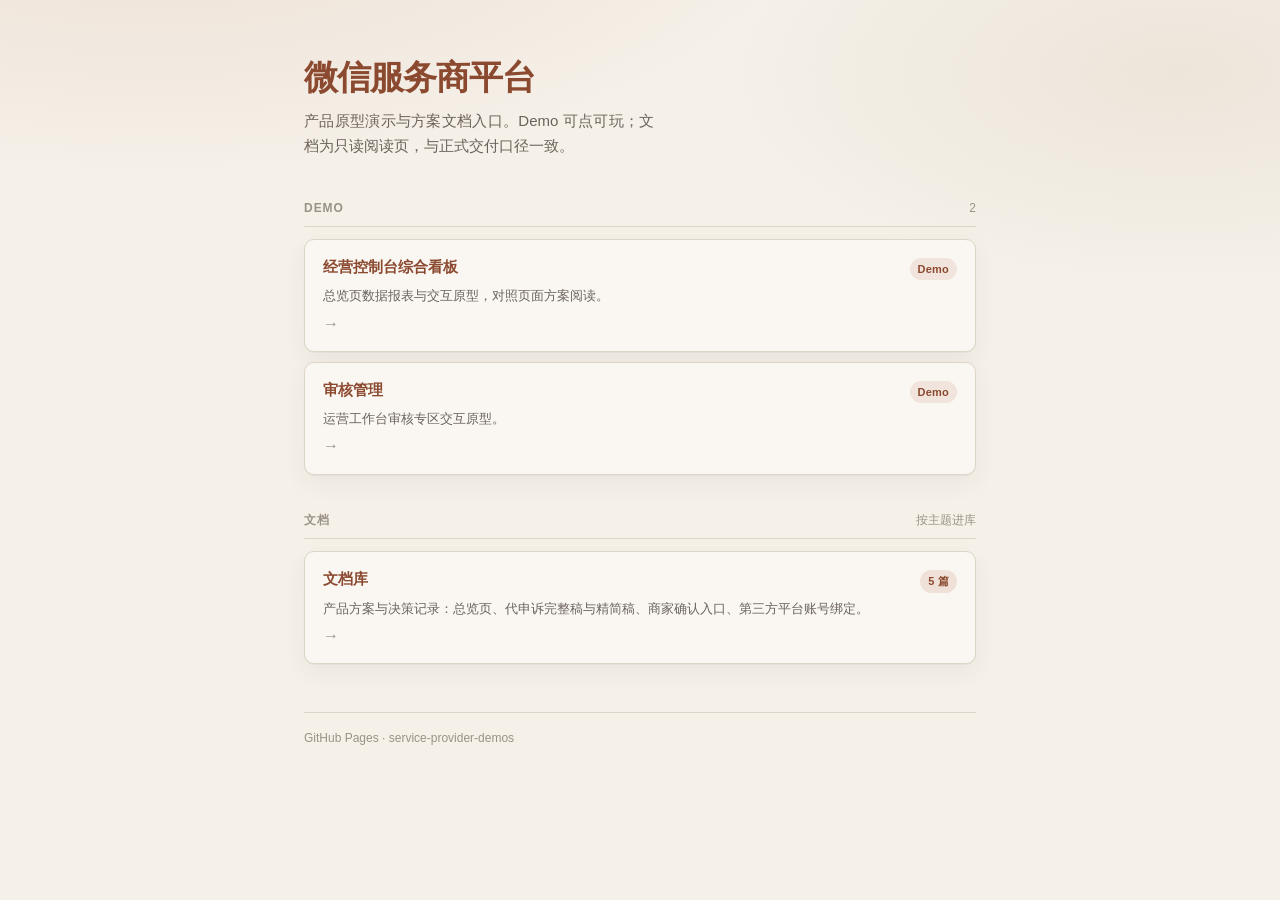
<file: index.html>
<!DOCTYPE html>
<html lang="zh-CN">
<head>
  <meta charset="UTF-8">
  <meta name="viewport" content="width=device-width, initial-scale=1.0">
  <title>微信服务商平台</title>
  <link rel="stylesheet" href="shared.css">
</head>
<body>
  <div class="page">
    <h1 class="brand">微信服务商平台</h1>
    <p class="lede">产品原型演示与方案文档入口。Demo 可点可玩；文档为只读阅读页，与正式交付口径一致。</p>

    <section class="section" aria-labelledby="sec-demo">
      <div class="section-label">
        <h2 id="sec-demo">Demo</h2>
        <span class="meta">2</span>
      </div>
      <div class="stack">
        <a class="card" href="dashboard.html">
          <span class="card-title">经营控制台综合看板</span>
          <span class="pill pill-demo">Demo</span>
          <span class="card-desc">总览页数据报表与交互原型，对照页面方案阅读。</span>
          <span class="card-arrow" aria-hidden="true">→</span>
        </a>
        <a class="card" href="audit.html">
          <span class="card-title">审核管理</span>
          <span class="pill pill-demo">Demo</span>
          <span class="card-desc">运营工作台审核专区交互原型。</span>
          <span class="card-arrow" aria-hidden="true">→</span>
        </a>
      </div>
    </section>

    <section class="section" aria-labelledby="sec-docs">
      <div class="section-label">
        <h2 id="sec-docs">文档</h2>
        <span class="meta">按主题进库</span>
      </div>
      <div class="stack">
        <a class="card" href="docs/">
          <span class="card-title">文档库</span>
          <span class="pill pill-decision">5 篇</span>
          <span class="card-desc">产品方案与决策记录：总览页、代申诉完整稿与精简稿、商家确认入口、第三方平台账号绑定。</span>
          <span class="card-arrow" aria-hidden="true">→</span>
        </a>
      </div>
    </section>

    <p class="foot">GitHub Pages · service-provider-demos</p>
  </div>
</body>
</html>
</file>
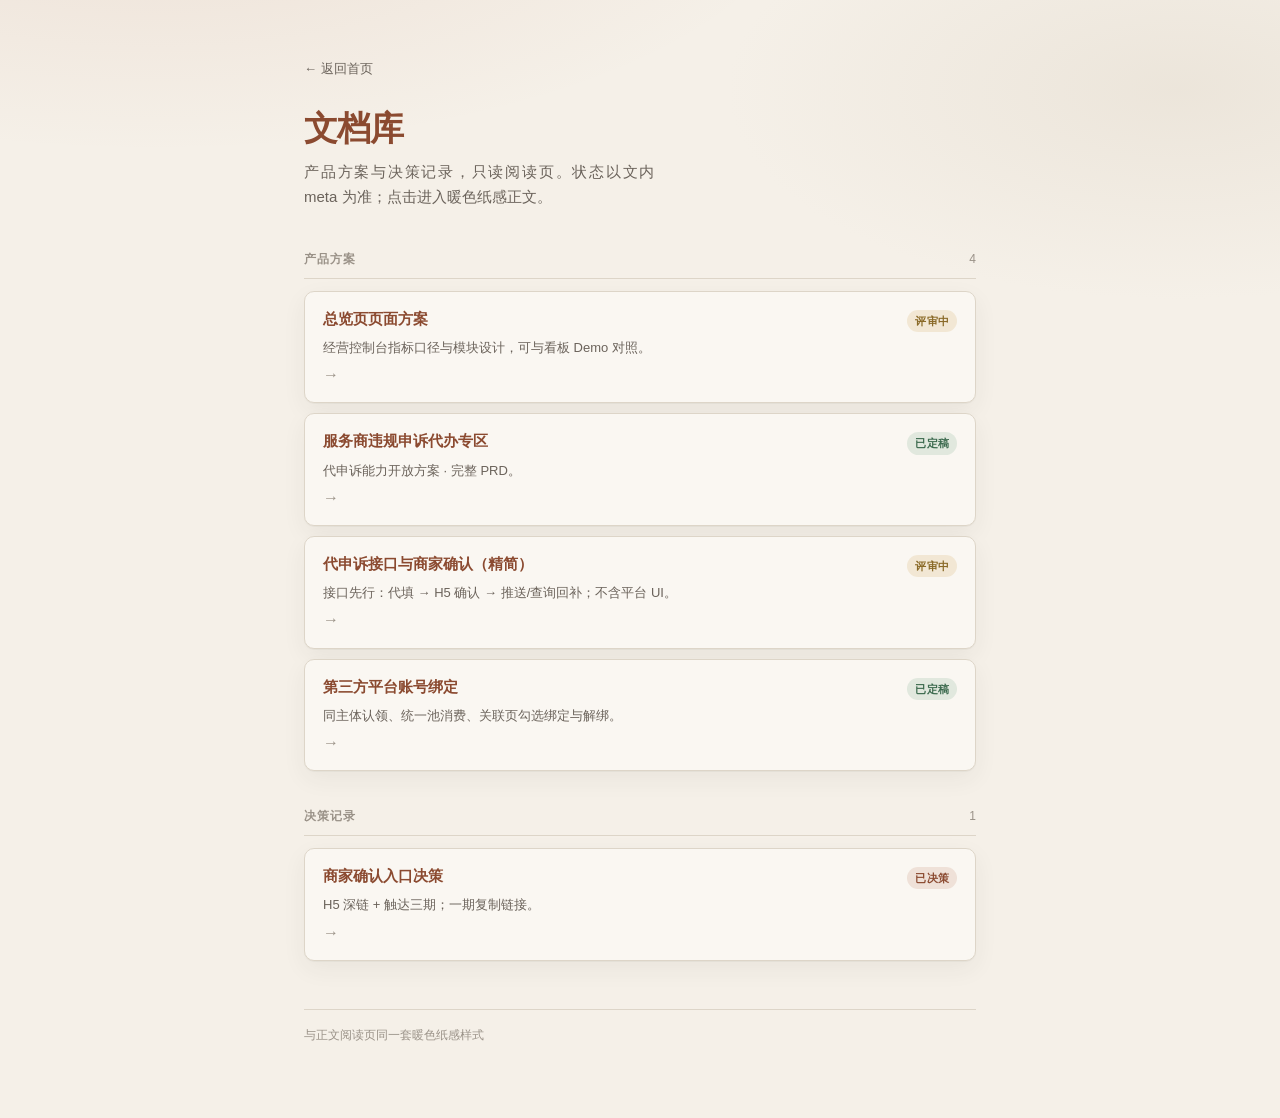
<file: docs/index.html>
<!DOCTYPE html>
<html lang="zh-CN">
<head>
  <meta charset="UTF-8">
  <meta name="viewport" content="width=device-width, initial-scale=1.0">
  <title>文档库 · 微信服务商平台</title>
  <link rel="stylesheet" href="../shared.css">
</head>
<body>
  <div class="page">
    <a class="back" href="../index.html">← 返回首页</a>
    <h1 class="brand">文档库</h1>
    <p class="lede">产品方案与决策记录，只读阅读页。状态以文内 meta 为准；点击进入暖色纸感正文。</p>

    <section class="section" aria-labelledby="sec-prd">
      <div class="section-label">
        <h2 id="sec-prd">产品方案</h2>
        <span class="meta">4</span>
      </div>
      <div class="stack">
        <a class="card" href="overview-dashboard-prd.html">
          <span class="card-title">总览页页面方案</span>
          <span class="pill pill-draft">评审中</span>
          <span class="card-desc">经营控制台指标口径与模块设计，可与看板 Demo 对照。</span>
          <span class="card-arrow" aria-hidden="true">→</span>
        </a>
        <a class="card" href="violation-appeal-proxy.html">
          <span class="card-title">服务商违规申诉代办专区</span>
          <span class="pill pill-done">已定稿</span>
          <span class="card-desc">代申诉能力开放方案 · 完整 PRD。</span>
          <span class="card-arrow" aria-hidden="true">→</span>
        </a>
        <a class="card" href="appeal-proxy-api-lite.html">
          <span class="card-title">代申诉接口与商家确认（精简）</span>
          <span class="pill pill-draft">评审中</span>
          <span class="card-desc">接口先行：代填 → H5 确认 → 推送/查询回补；不含平台 UI。</span>
          <span class="card-arrow" aria-hidden="true">→</span>
        </a>
        <a class="card" href="component-binding-prd.html">
          <span class="card-title">第三方平台账号绑定</span>
          <span class="pill pill-done">已定稿</span>
          <span class="card-desc">同主体认领、统一池消费、关联页勾选绑定与解绑。</span>
          <span class="card-arrow" aria-hidden="true">→</span>
        </a>
      </div>
    </section>

    <section class="section" aria-labelledby="sec-decision">
      <div class="section-label">
        <h2 id="sec-decision">决策记录</h2>
        <span class="meta">1</span>
      </div>
      <div class="stack">
        <a class="card" href="merchant-confirm-decision.html">
          <span class="card-title">商家确认入口决策</span>
          <span class="pill pill-decision">已决策</span>
          <span class="card-desc">H5 深链 + 触达三期；一期复制链接。</span>
          <span class="card-arrow" aria-hidden="true">→</span>
        </a>
      </div>
    </section>

    <p class="foot">与正文阅读页同一套暖色纸感样式</p>
  </div>
</body>
</html>
</file>
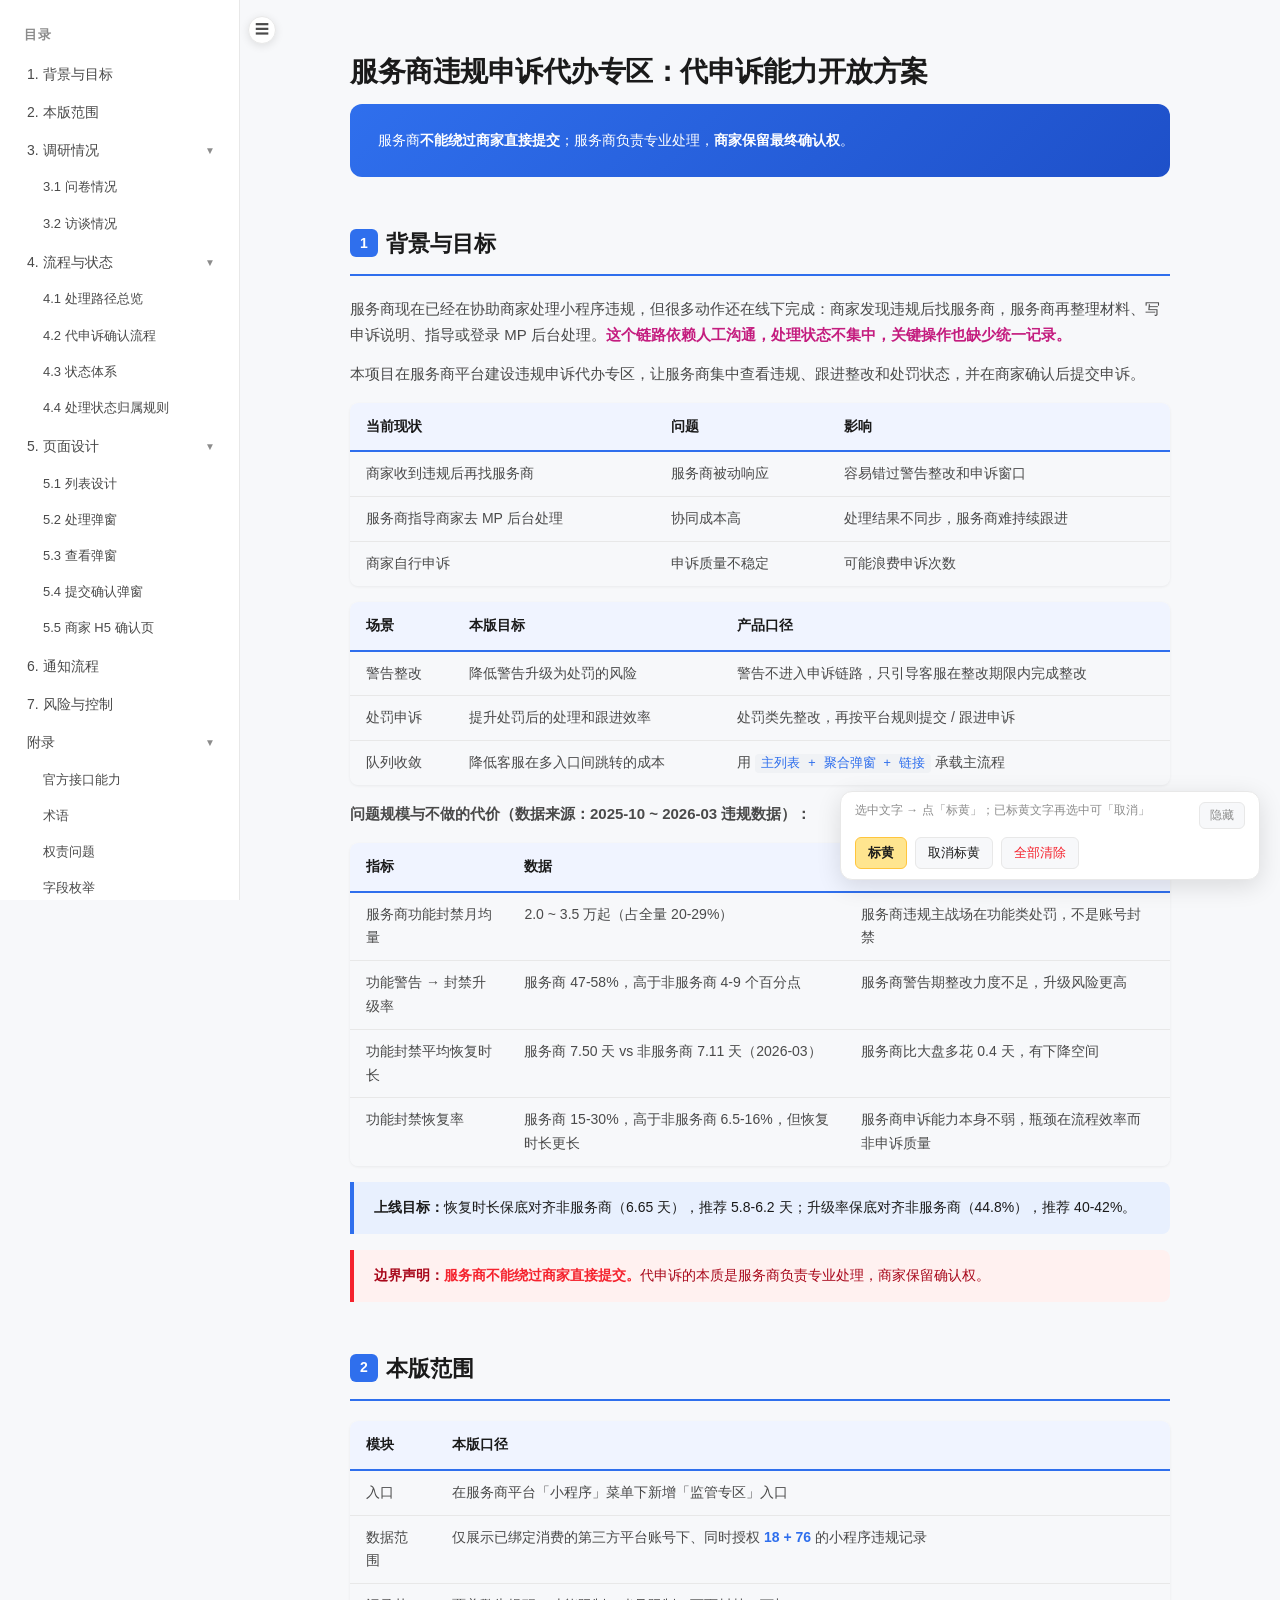
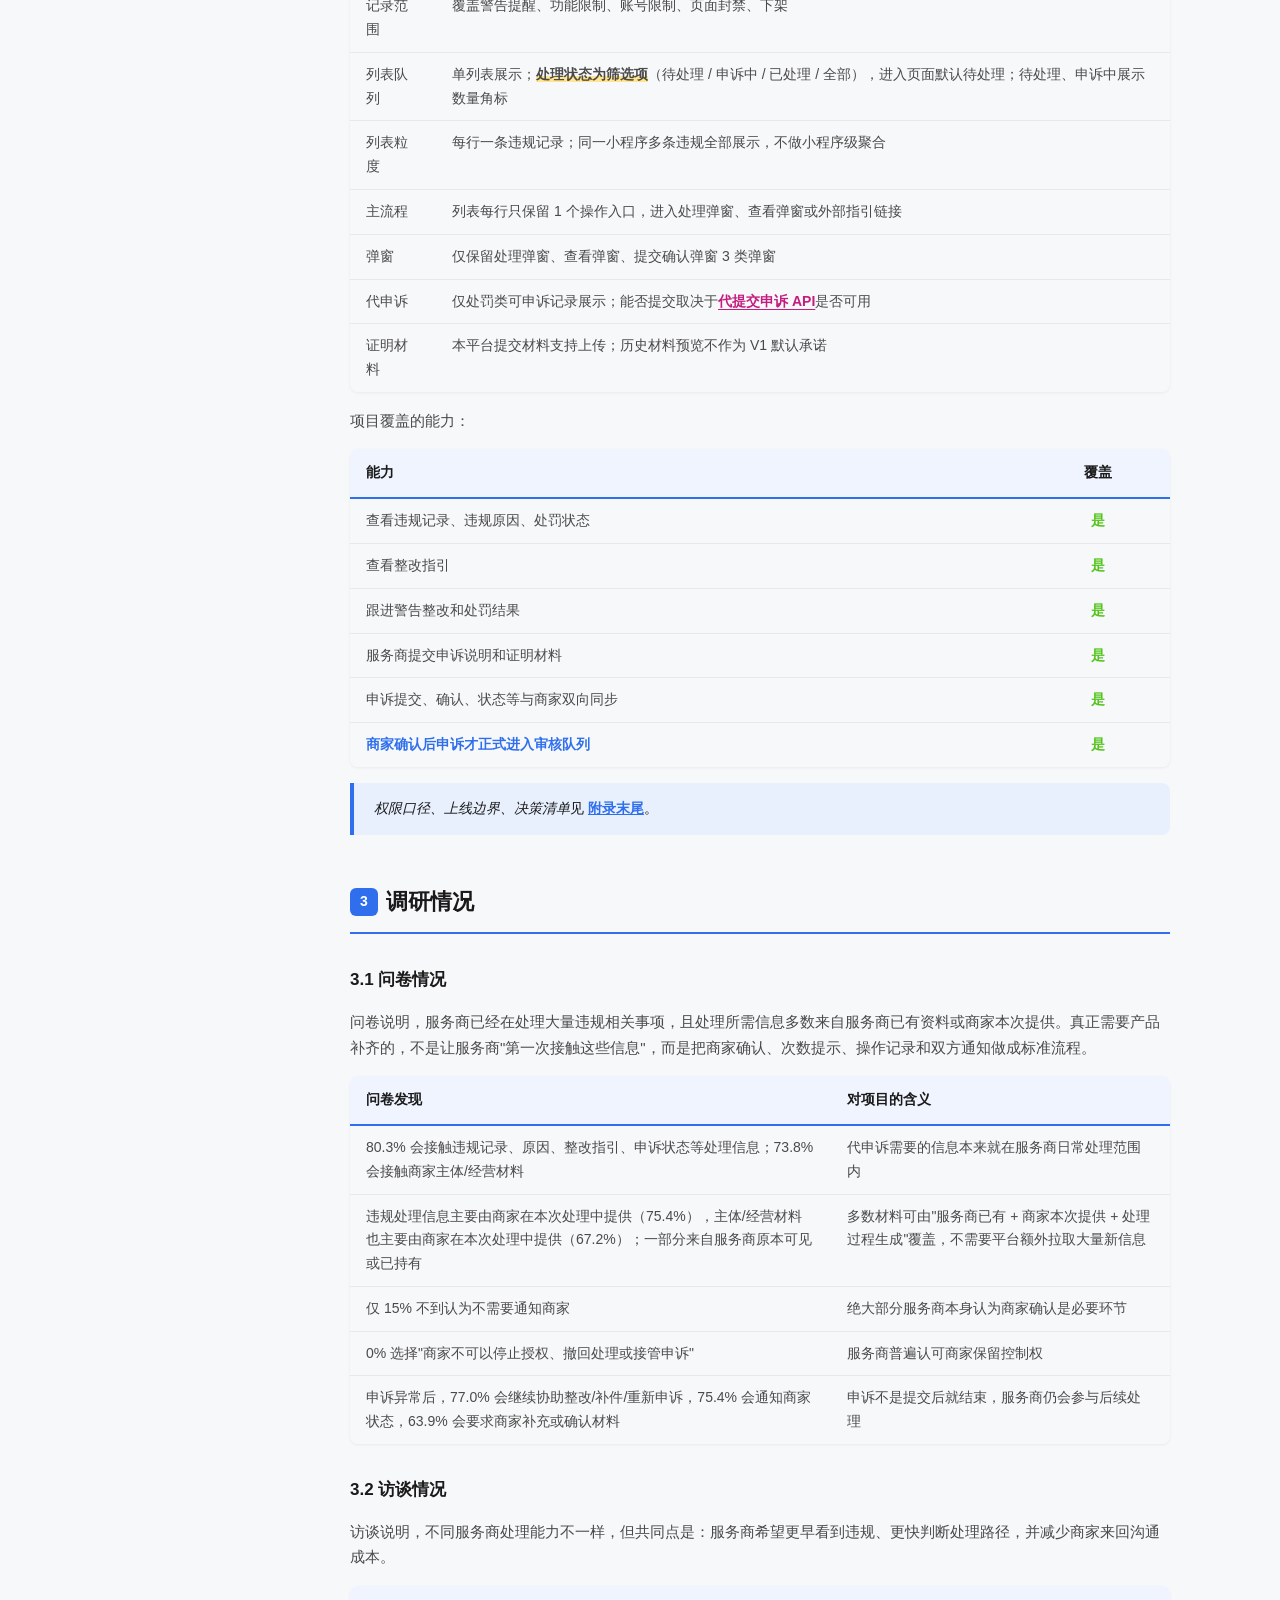
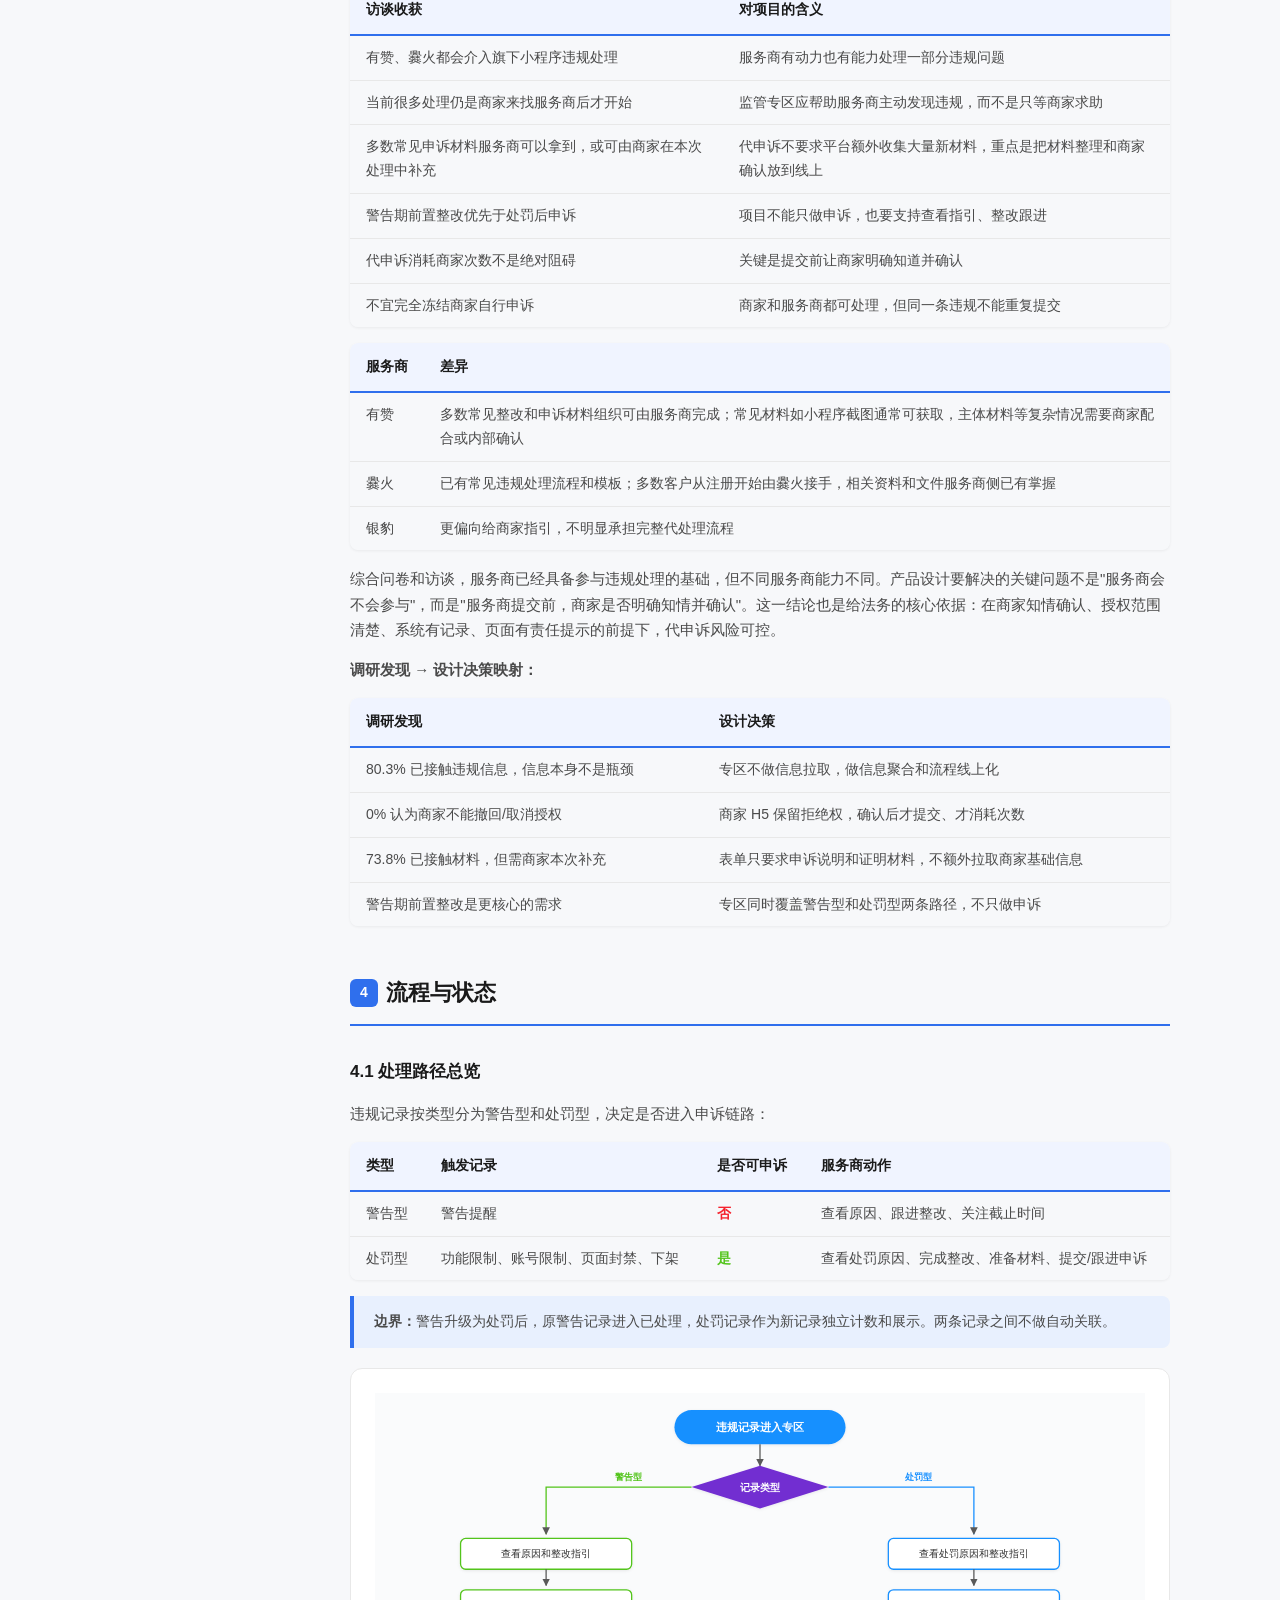
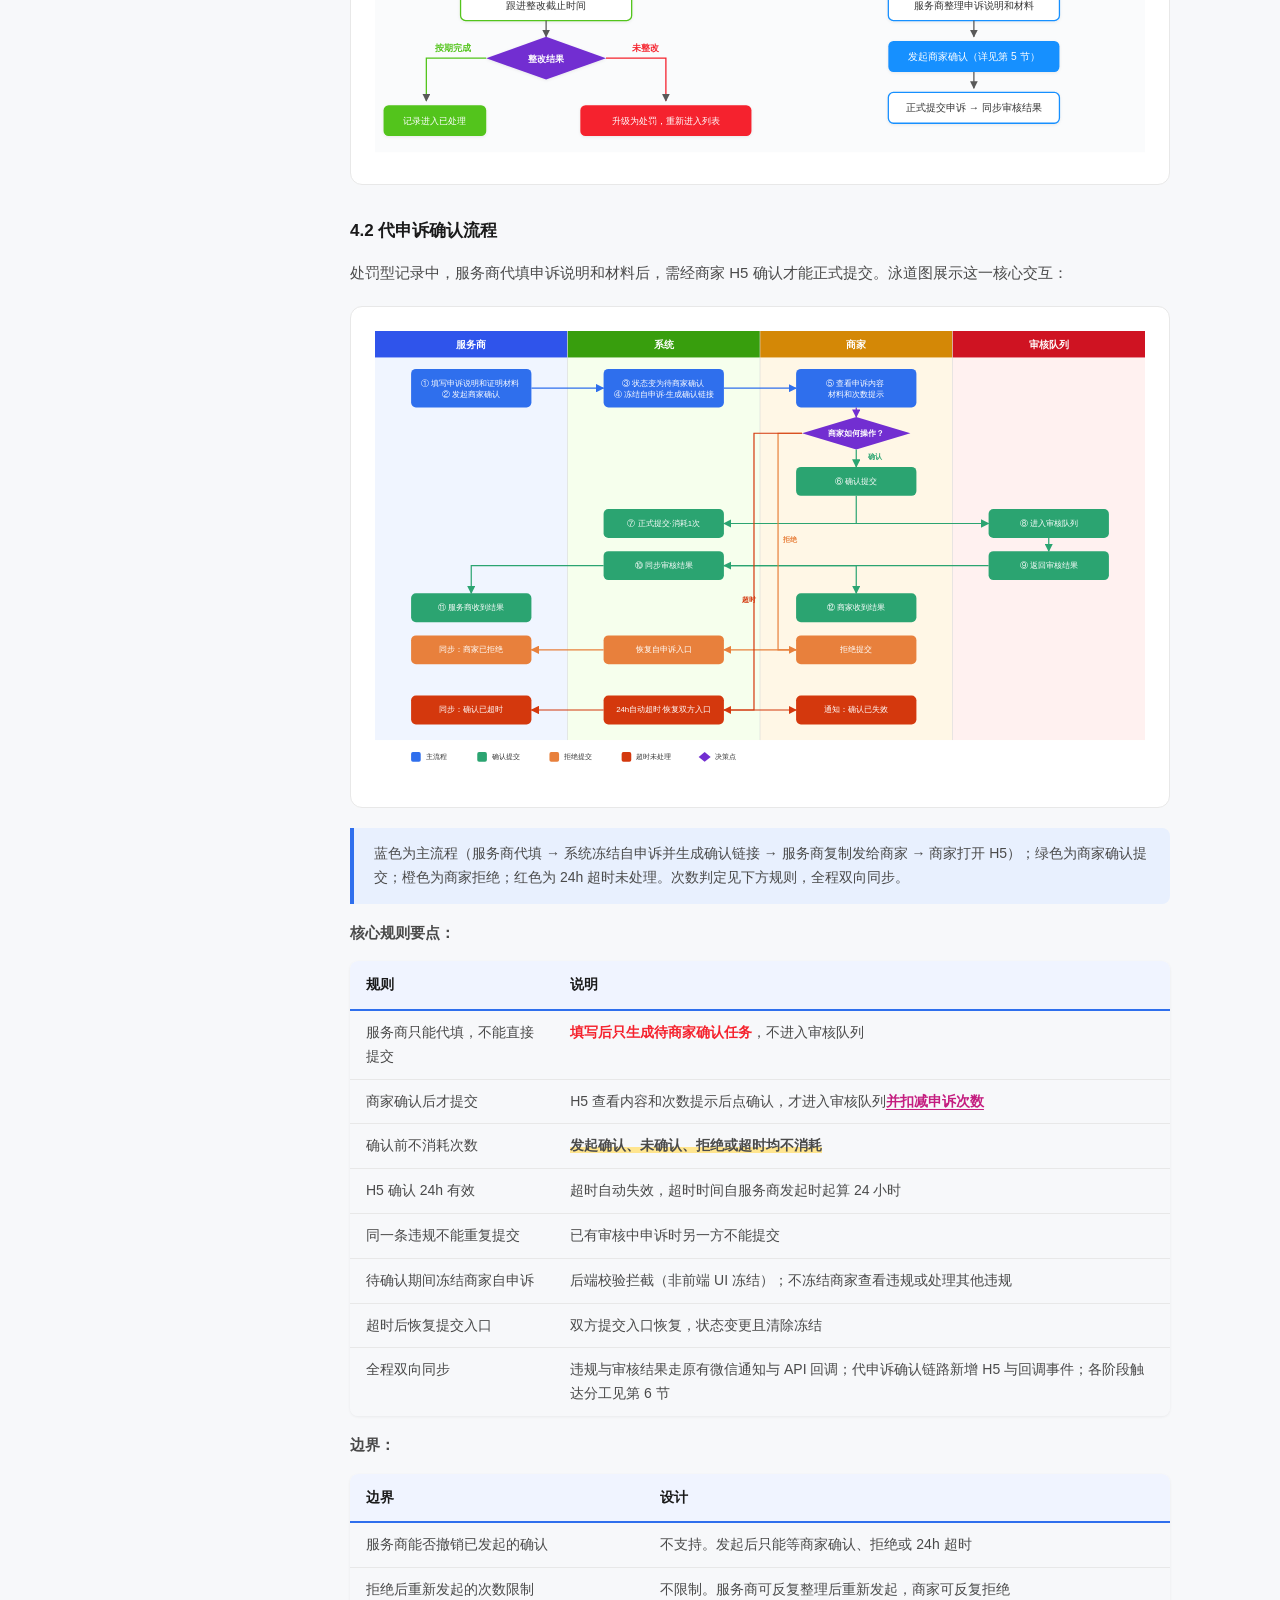
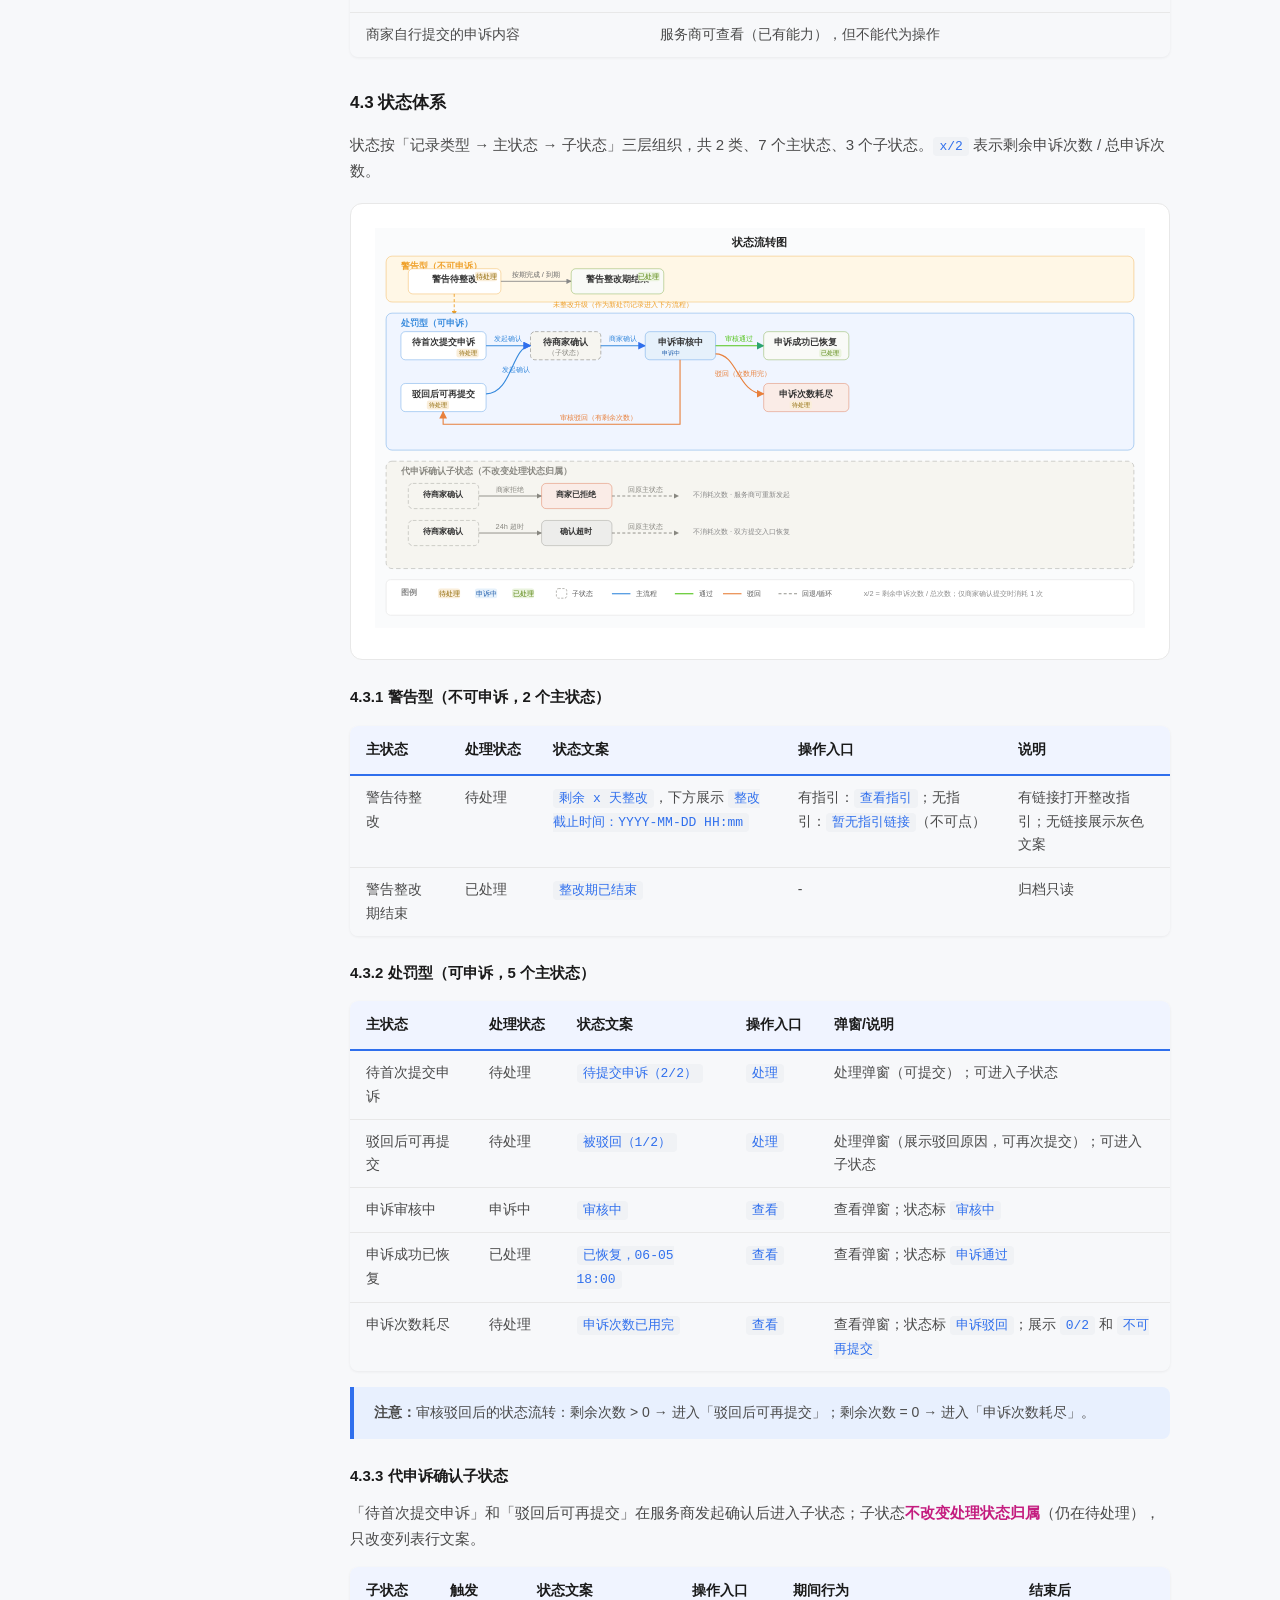
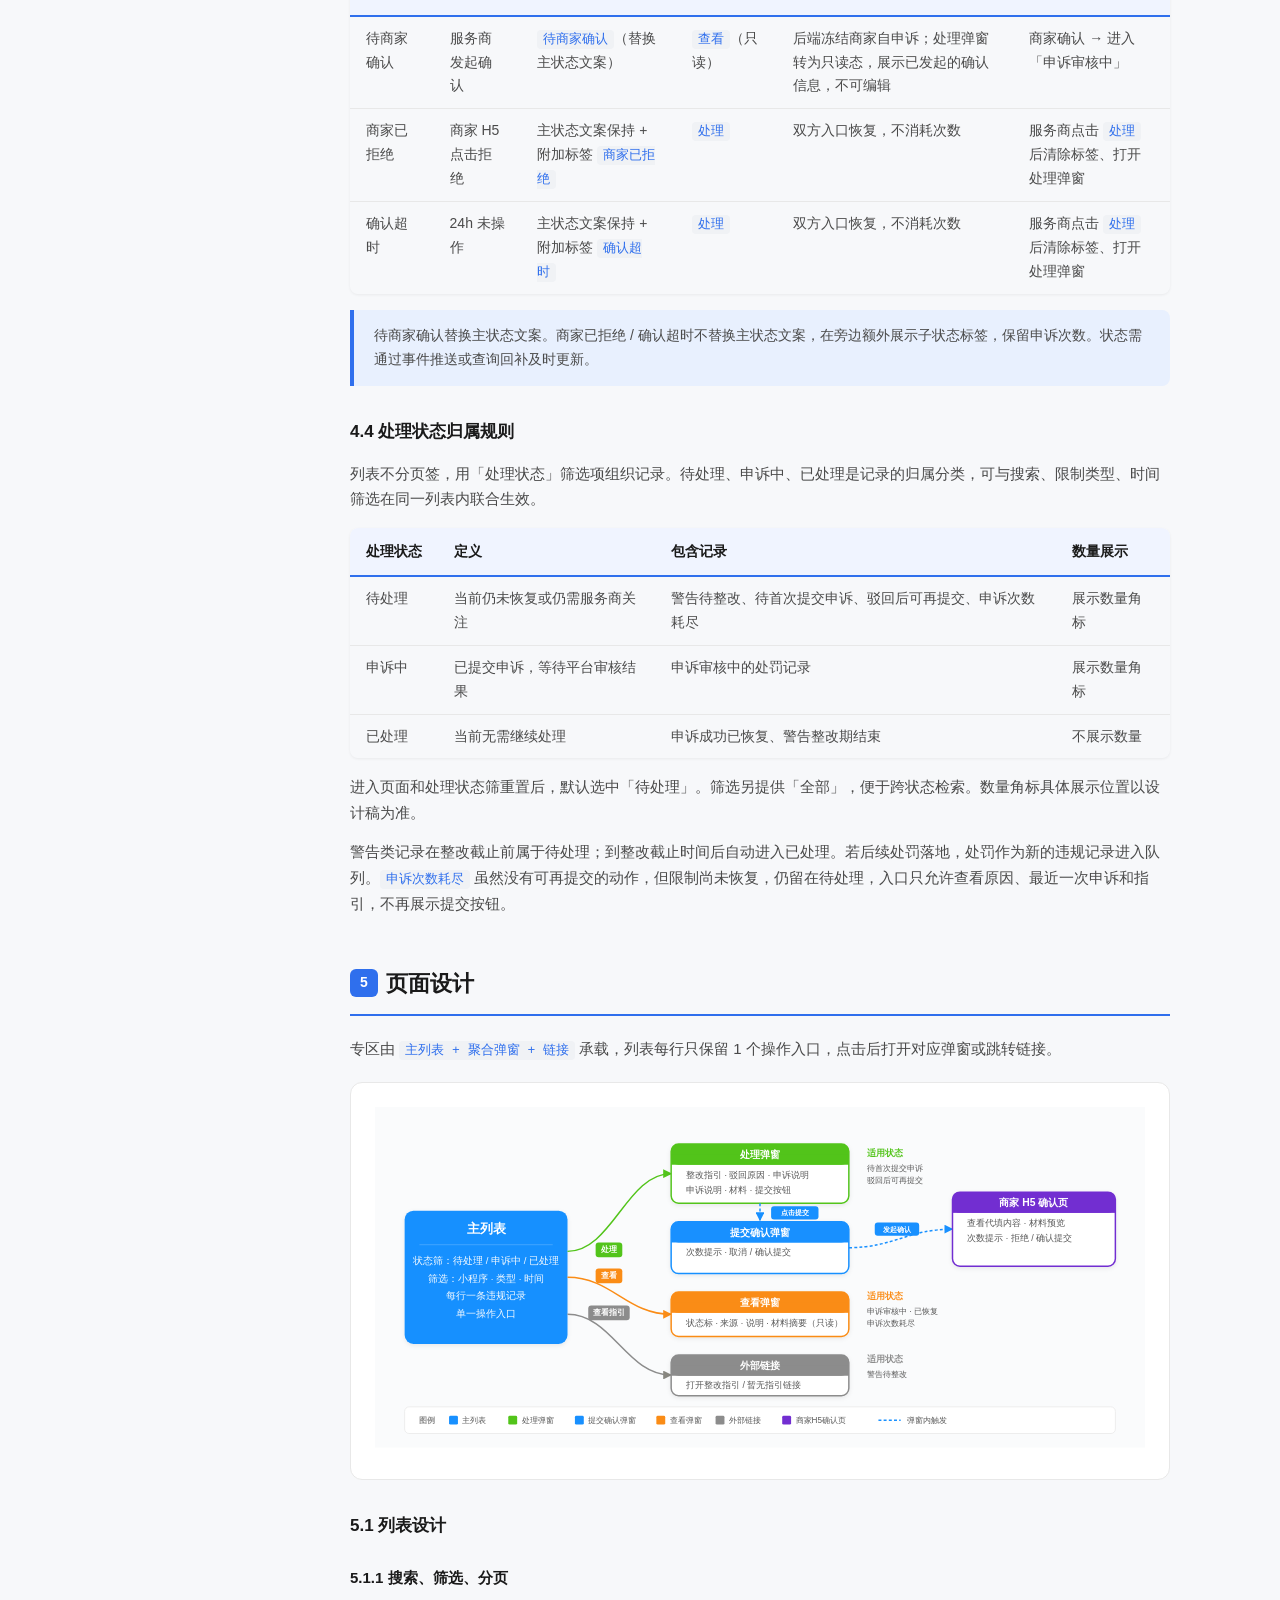
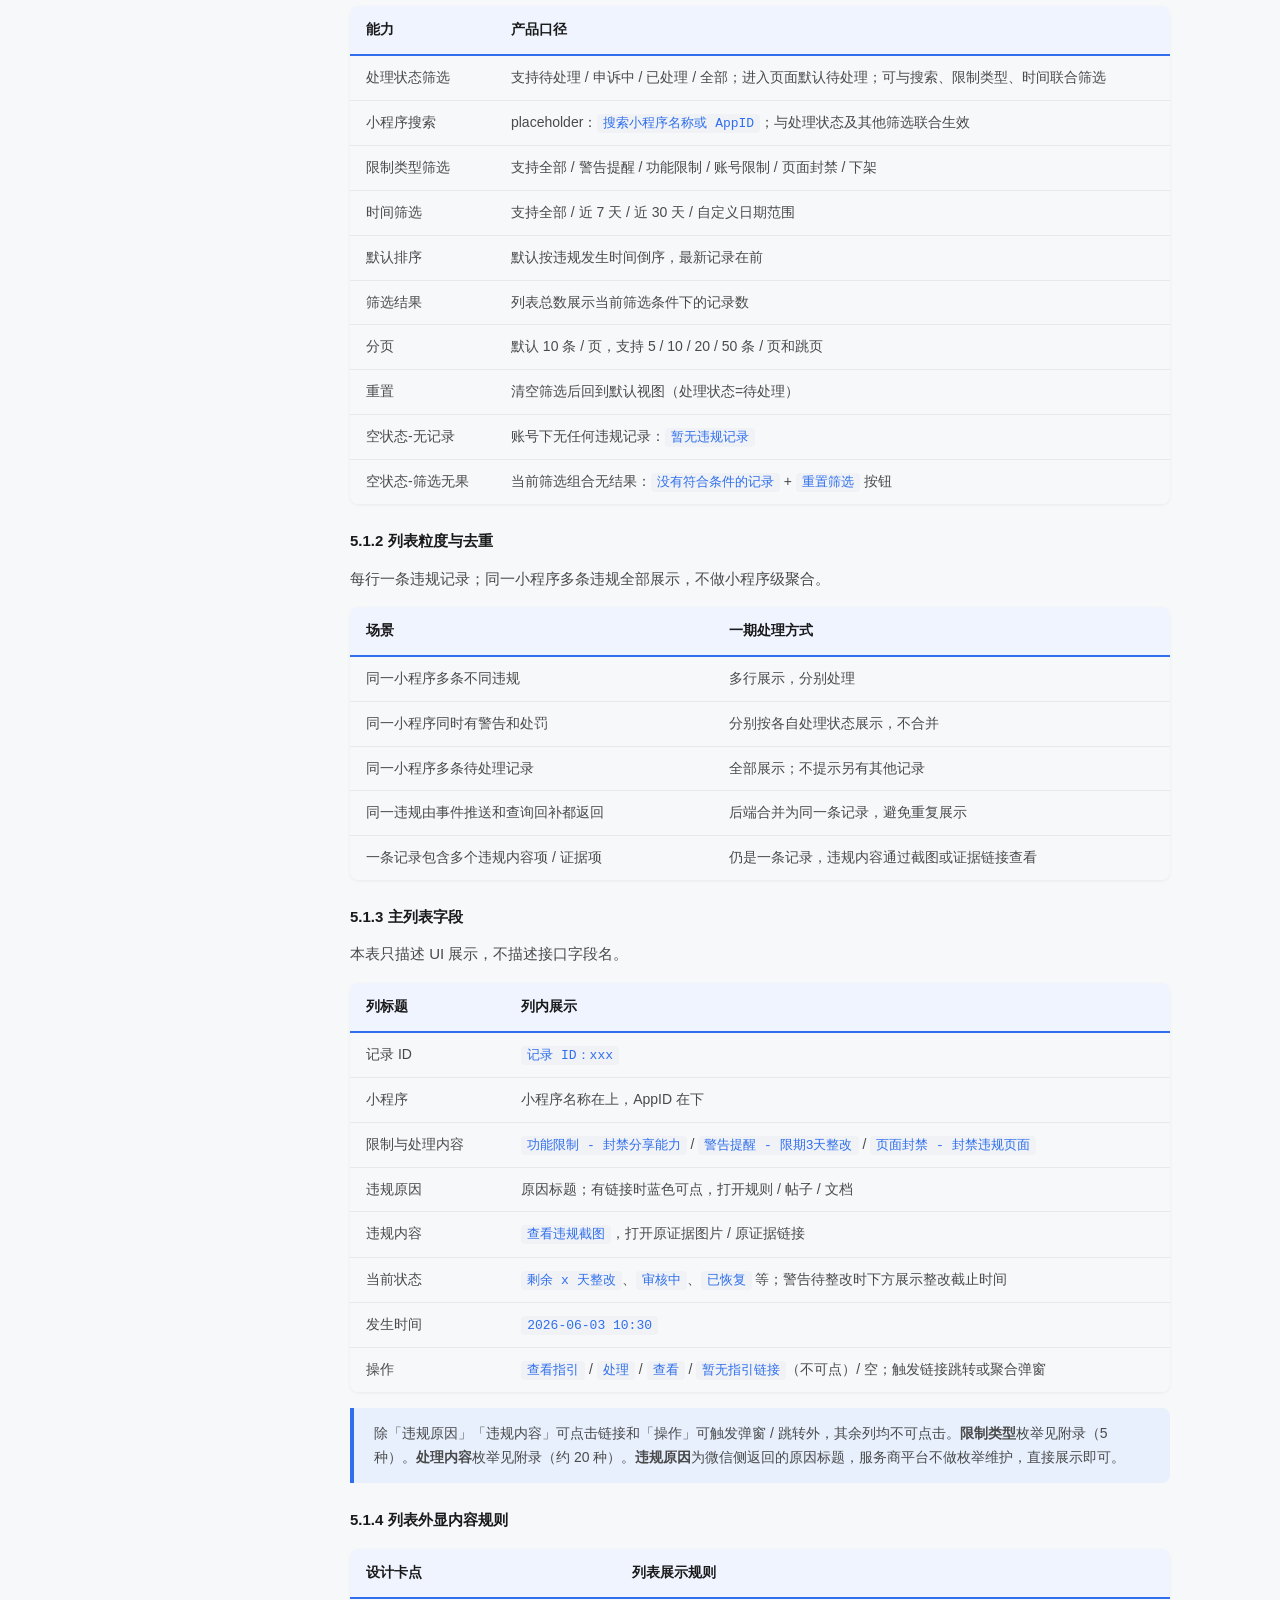
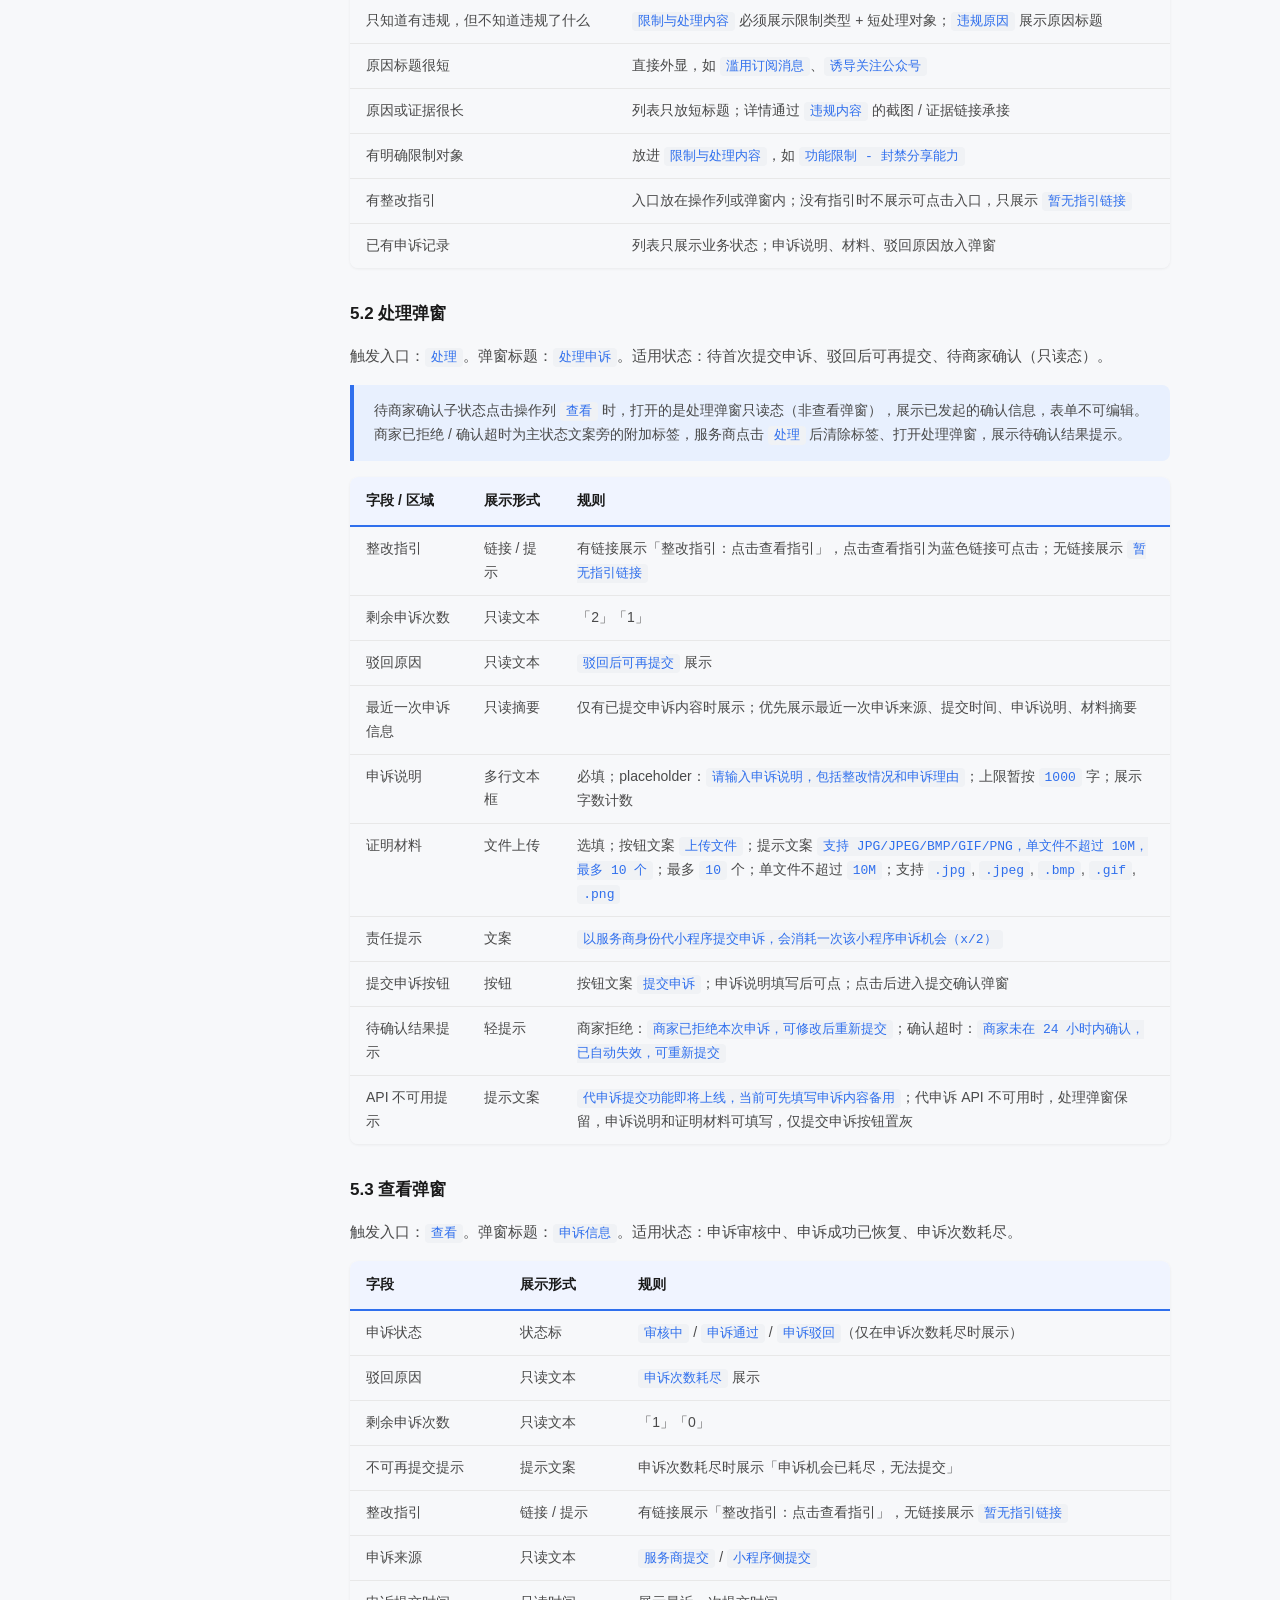
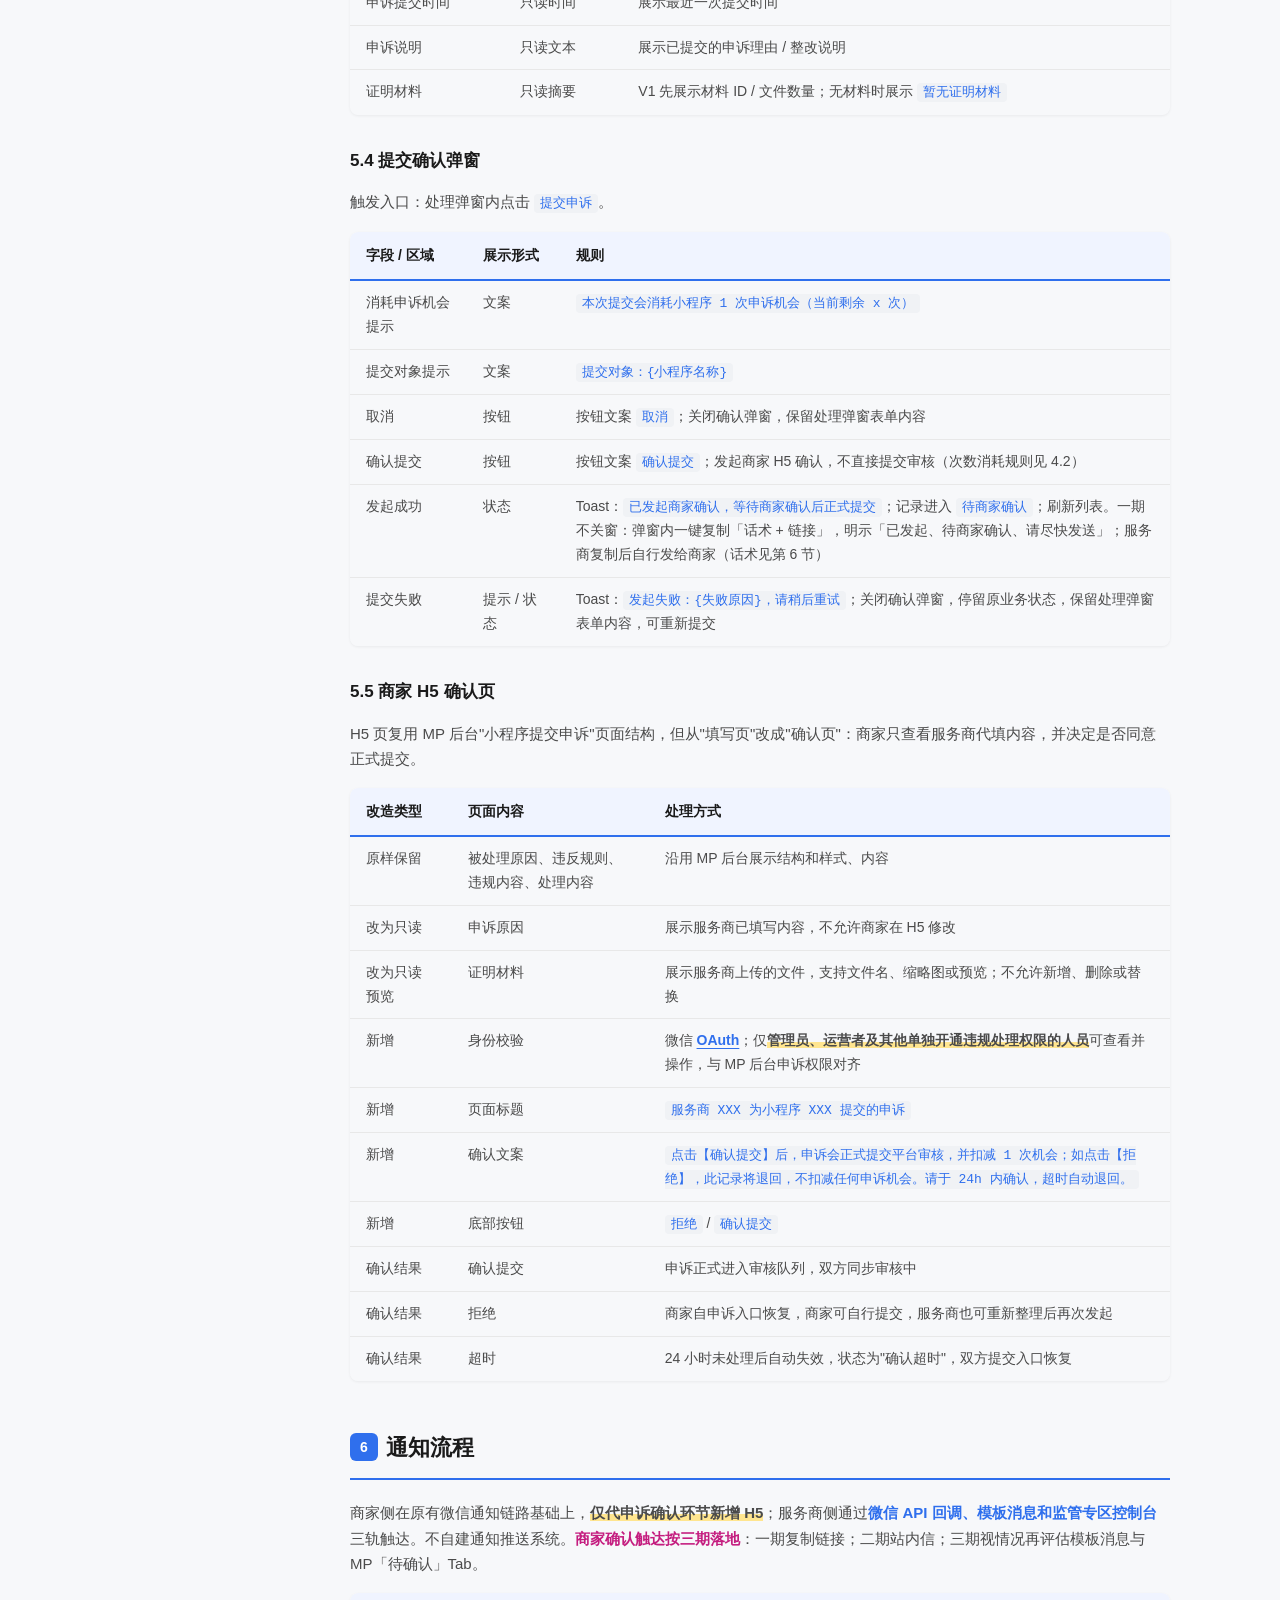
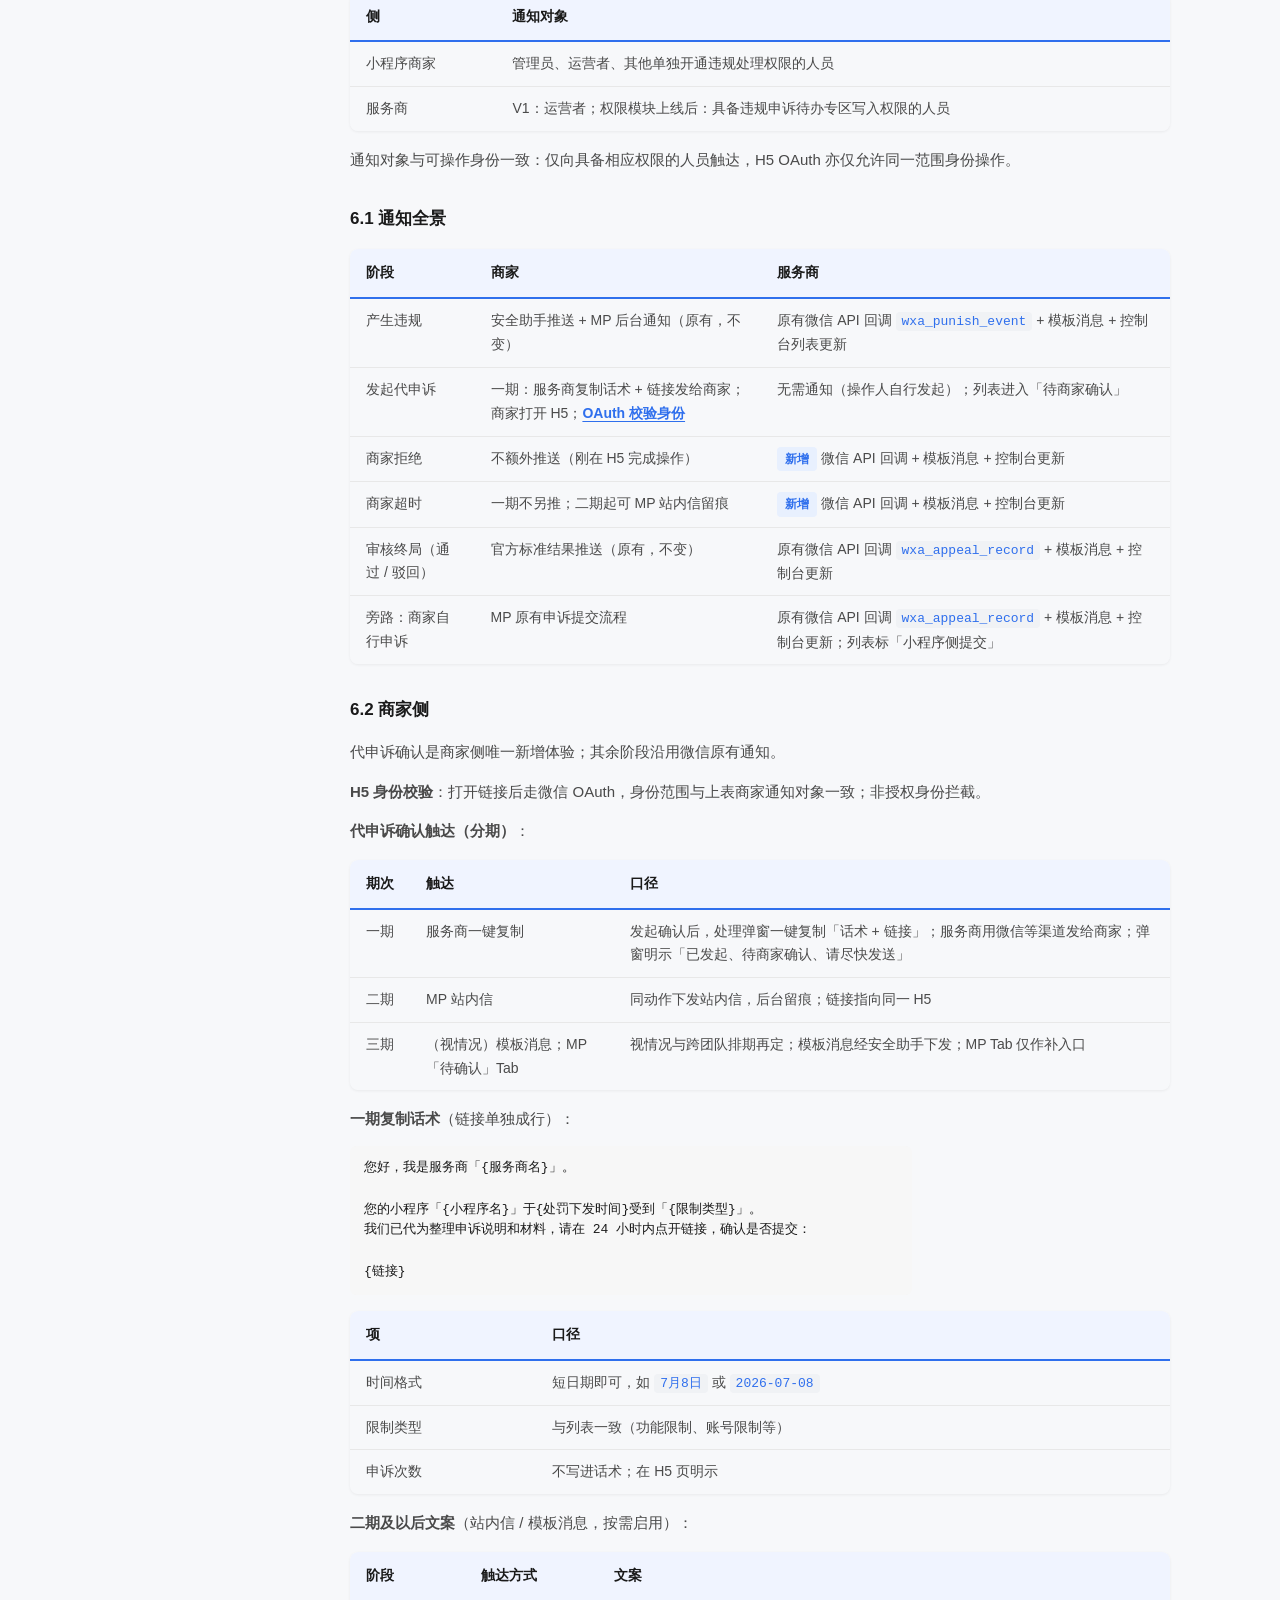
<file: docs/violation-appeal-proxy.html>
<!DOCTYPE html>
<html lang="zh-CN">
<head>
<meta charset="UTF-8">
<meta name="viewport" content="width=device-width, initial-scale=1.0">
<title>服务商违规申诉代办专区：代申诉能力开放方案</title>
<style>
:root {
  --primary: #2F6FED;
  --primary-light: #E8F0FE;
  --text-1: #1A1A1A;
  --text-2: #4A4A4A;
  --text-3: #8C8C8C;
  --bg: #FFFFFF;
  --bg-soft: #F7F8FA;
  --border: #E8E8E8;
  --green: #52C41A;
  --orange: #FA8C16;
  --red: #F5222D;
  --highlight: #C41D7F;
}
* { box-sizing: border-box; margin: 0; padding: 0; }
body {
  font-family: -apple-system, BlinkMacSystemFont, "PingFang SC", "Microsoft YaHei", "Helvetica Neue", sans-serif;
  background: var(--bg-soft);
  color: var(--text-1);
  line-height: 1.7;
  font-size: 15px;
}
.layout { display: flex; }

/* Sidebar toggle button */
.sidebar-toggle {
  position: fixed; top: 16px; left: 248px; z-index: 200;
  width: 28px; height: 28px; border-radius: 50%;
  background: #fff; border: 1px solid var(--border);
  display: flex; align-items: center; justify-content: center;
  cursor: pointer; font-size: 14px; color: var(--text-2);
  box-shadow: 0 2px 8px rgba(0,0,0,0.1); transition: all 0.2s;
}
.sidebar-toggle:hover { background: var(--primary); color: #fff; border-color: var(--primary); }
body.sidebar-collapsed .sidebar-toggle { left: 16px; }
body.sidebar-collapsed .sidebar { transform: translateX(-240px); }
body.sidebar-collapsed .main { margin-left: 0; }

.sidebar {
  width: 240px; position: fixed; top: 0; left: 0; bottom: 0;
  background: #fff; border-right: 1px solid var(--border);
  padding: 24px 0; overflow-y: auto; z-index: 100;
  transition: transform 0.25s ease;
}
.sidebar-title { font-size: 13px; font-weight: 600; color: var(--text-3); padding: 0 24px 10px; letter-spacing: 1px; }
.sidebar nav a {
  display: block; padding: 7px 24px; font-size: 14px;
  color: var(--text-2); text-decoration: none;
  border-left: 3px solid transparent; transition: all 0.15s;
}
.sidebar nav a:hover { background: var(--bg-soft); color: var(--primary); }
.sidebar nav a.active { border-left-color: var(--primary); color: var(--primary); font-weight: 500; background: var(--primary-light); }
.sidebar nav a.sub { padding-left: 40px; font-size: 13px; }
.sidebar nav a.sub2 { padding-left: 56px; font-size: 12px; }
.toc-group { margin-bottom: 2px; }
.toc-group > .toc-parent {
  display: flex; align-items: center; justify-content: space-between;
  padding: 7px 24px; font-size: 14px; color: var(--text-2);
  cursor: pointer; border-left: 3px solid transparent; transition: all 0.15s;
}
.toc-group > .toc-parent:hover { background: var(--bg-soft); color: var(--primary); }
.toc-group > .toc-parent.active { border-left-color: var(--primary); color: var(--primary); font-weight: 500; background: var(--primary-light); }
.toc-group > .toc-parent .arrow { font-size: 10px; transition: transform 0.2s; color: var(--text-3); }
.toc-group.collapsed > .toc-parent .arrow { transform: rotate(-90deg); }
.toc-children { overflow: hidden; transition: max-height 0.2s ease; }
.toc-group.collapsed .toc-children { max-height: 0; }

.main {
  margin-left: 240px; flex: 1; min-width: 0;
  padding: 48px 40px 80px;
  display: flex; justify-content: center;
  transition: margin-left 0.25s ease;
}
.content-inner { width: 100%; max-width: 820px; }
h1 { font-size: 28px; font-weight: 700; margin-bottom: 8px; letter-spacing: -0.5px; }
h2 {
  font-size: 22px; font-weight: 600; margin-top: 48px; margin-bottom: 20px;
  padding-bottom: 12px; border-bottom: 2px solid var(--primary);
  display: flex; align-items: center; gap: 8px;
}
.tag { display: inline-block; padding: 2px 8px; border-radius: 4px; font-size: 12px; font-weight: 600; white-space: nowrap; }
.tag-ok { background: #E6F7E6; color: #237804; }
.tag-warn { background: #FFF7E6; color: #D46B08; }
.tag-no { background: #FFF1F0; color: #CF1322; }
.tag-info { background: var(--primary-light); color: var(--primary); }
.em { font-style: italic; color: #595959; }
.u { text-decoration: underline; text-underline-offset: 3px; }
.mark { background: linear-gradient(180deg, transparent 60%, #FFE58F 60%); font-weight: 600; }
.user-hl {
  background: #FFE58F;
  color: inherit;
  padding: 0 1px;
  border-radius: 2px;
  box-decoration-break: clone;
  -webkit-box-decoration-break: clone;
}
.hl-toolbar {
  position: fixed; right: 20px; bottom: 20px; z-index: 300;
  display: flex; flex-wrap: wrap; align-items: center; gap: 8px;
  max-width: min(420px, calc(100vw - 40px));
  padding: 10px 14px; background: #fff;
  border: 1px solid var(--border); border-radius: 12px;
  box-shadow: 0 6px 24px rgba(0,0,0,0.12);
  font-size: 13px; color: var(--text-2);
}
.hl-toolbar.is-hidden { display: none; }
.hl-toolbar-head {
  flex: 1 1 100%; display: flex; align-items: flex-start;
  justify-content: space-between; gap: 8px;
}
.hl-toolbar-head .hl-tip { flex: 1; }
.hl-toolbar button.hl-ghost {
  flex-shrink: 0; padding: 4px 10px; font-size: 12px; color: var(--text-3);
}
.hl-fab {
  position: fixed; right: 20px; bottom: 20px; z-index: 300;
  width: 46px; height: 46px; border-radius: 50%;
  background: #FFE58F; border: 1px solid #FFC53D;
  box-shadow: 0 4px 16px rgba(0,0,0,0.15);
  cursor: pointer; font-size: 15px; font-weight: 700; color: #614700;
  display: none; align-items: center; justify-content: center;
}
.hl-fab.is-visible { display: flex; }
.hl-fab:hover { background: #FFD666; }
.hl-toolbar button {
  padding: 6px 12px; border-radius: 6px;
  border: 1px solid var(--border); background: var(--bg-soft);
  cursor: pointer; font-size: 13px; color: var(--text-1);
  transition: background 0.15s, border-color 0.15s;
}
.hl-toolbar button:hover { background: #EEEFF2; }
.hl-toolbar button.hl-primary {
  background: #FFE58F; border-color: #FFC53D; font-weight: 600;
}
.hl-toolbar button.hl-primary:hover { background: #FFD666; }
.hl-toolbar button.hl-danger { color: var(--red); }
.hl-toolbar .hl-tip { flex: 1 1 100%; font-size: 12px; color: var(--text-3); line-height: 1.4; }
.hl-toolbar .hl-tip.on { color: var(--primary); font-weight: 500; }
.decided { color: var(--green); font-weight: 600; }
.pending { color: var(--orange); font-weight: 600; }
h2 .num {
  display: inline-flex; align-items: center; justify-content: center;
  width: 28px; height: 28px; border-radius: 6px;
  background: var(--primary); color: #fff; font-size: 14px;
  flex-shrink: 0;
}
h3 { font-size: 17px; font-weight: 600; margin-top: 32px; margin-bottom: 14px; }
h4 { font-size: 15px; font-weight: 600; margin-top: 24px; margin-bottom: 12px; color: var(--text-1); }
p { margin-bottom: 14px; color: var(--text-2); }
.summary {
  background: linear-gradient(135deg, #2F6FED 0%, #1E50C9 100%);
  color: #fff; border-radius: 12px; padding: 24px 28px;
  margin-bottom: 40px; font-size: 14px; line-height: 1.8;
}
.summary strong { font-weight: 600; }
blockquote {
  background: var(--primary-light); border-left: 4px solid var(--primary);
  border-radius: 0 8px 8px 0; padding: 14px 20px; margin: 16px 0;
  font-size: 14px; color: var(--text-2);
}
.table-wrap { overflow-x: auto; margin: 16px 0; border-radius: 8px; box-shadow: 0 1px 3px rgba(0,0,0,0.06); }
table {
  width: 100%; border-collapse: separate; border-spacing: 0;
  font-size: 14px; border-radius: 8px; overflow: hidden;
}
thead { background: #F0F4FF; }
th {
  padding: 12px 16px; text-align: left; font-weight: 600;
  color: var(--text-1); border-bottom: 2px solid var(--primary); white-space: nowrap;
}
td { padding: 10px 16px; border-bottom: 1px solid var(--border); color: var(--text-2); vertical-align: top; }
tbody tr:nth-child(even) { background: var(--bg-soft); }
tbody tr:last-child td { border-bottom: none; }
tbody tr:hover { background: #EEF4FF; }
td .yes { color: var(--green); font-weight: 600; }
td .no { color: var(--red); font-weight: 600; }
code {
  background: #F0F2F5; padding: 2px 6px; border-radius: 4px;
  font-size: 13px; font-family: "SF Mono", "Fira Code", monospace; color: var(--primary);
}
.svg-container {
  background: #fff; border: 1px solid var(--border); border-radius: 12px;
  padding: 24px; margin: 20px 0; text-align: center; overflow-x: auto;
}
.svg-container svg { max-width: 100%; height: auto; cursor: zoom-in; }
.svg-container img { max-width: 100%; height: auto; cursor: zoom-in; }
.demo-wrapper {
  margin: 24px 0; border-radius: 12px; overflow: hidden;
  box-shadow: 0 4px 16px rgba(0,0,0,0.1); border: 1px solid var(--border);
}
.demo-header {
  background: #1A1A1A; color: #fff; padding: 12px 20px;
  display: flex; align-items: center; justify-content: space-between; font-size: 14px;
}
.demo-header .dots { display: flex; gap: 6px; }
.demo-header .dot { width: 12px; height: 12px; border-radius: 50%; }
.demo-header .dot.r { background: #FF5F57; }
.demo-header .dot.y { background: #FEBC2E; }
.demo-header .dot.g { background: #28C840; }
.demo-header .title { font-weight: 500; opacity: 0.9; }
.demo-header .open-btn {
  background: rgba(255,255,255,0.15); border: 1px solid rgba(255,255,255,0.2);
  color: #fff; padding: 4px 12px; border-radius: 6px; font-size: 12px;
  cursor: pointer; text-decoration: none; transition: background 0.15s;
}
.demo-header .open-btn:hover { background: rgba(255,255,255,0.25); }
.demo-frame { width: 100%; height: 820px; border: none; background: #f6f8f9; }
hr { border: none; border-top: 1px solid var(--border); margin: 48px 0; }
.doc-footer {
  margin-top: 64px; padding-top: 24px; border-top: 1px solid var(--border);
  font-size: 13px; color: var(--text-3); text-align: center;
}

/* Highlight: key content */
.hl { color: var(--highlight); font-weight: 600; }
.hl-blue { color: var(--primary); font-weight: 600; }
.hl-green { color: var(--green); font-weight: 600; }
.hl-red { color: var(--red); font-weight: 600; }

/* Callout alert box */
.callout {
  padding: 14px 20px;
  margin: 16px 0;
  border-left: 4px solid var(--primary);
  background-color: var(--primary-light);
  border-radius: 0 8px 8px 0;
  font-size: 14px;
}
.callout.warning {
  border-left-color: var(--orange);
  background-color: #FFFBE6;
  color: #D46B08;
}
.callout.danger {
  border-left-color: var(--red);
  background-color: #FFF1F0;
  color: #A8071A;
}
.callout a { color: var(--primary); font-weight: 600; }
.callout strong { font-weight: 600; }

/* Lightbox modal style */
.lightbox {
  display: none;
  position: fixed;
  z-index: 1000;
  top: 0; left: 0;
  width: 100%; height: 100%;
  background-color: rgba(0, 0, 0, 0.85);
  align-items: center;
  justify-content: center;
  cursor: zoom-out;
  opacity: 0;
  transition: opacity 0.25s ease;
}
.lightbox.show {
  display: flex;
  opacity: 1;
}
.lightbox img {
  max-width: 90%;
  max-height: 90%;
  object-fit: contain;
  border-radius: 4px;
  box-shadow: 0 4px 24px rgba(0,0,0,0.5);
  transform: scale(0.9);
  transition: transform 0.25s ease;
  cursor: default;
}
.lightbox.show img {
  transform: scale(1);
}
.svg-container img {
  cursor: zoom-in;
  transition: transform 0.2s ease;
}
.svg-container img:hover {
  transform: scale(1.01);
}

@media (max-width: 900px) {
  .sidebar { transform: translateX(-240px); }
  .sidebar-toggle { left: 16px; }
  .main { margin-left: 0; padding: 24px 16px; }
  .content-inner { max-width: 100%; }
  body.sidebar-open .sidebar { transform: translateX(0); }
}
</style>
</head>
<body>

<div class="sidebar-toggle" onclick="document.body.classList.toggle('sidebar-collapsed')">&#9776;</div>

<div class="layout">
  <aside class="sidebar">
    <div class="sidebar-title">目录</div>
    <nav id="toc">
      <a href="#sec-1">1. 背景与目标</a>
      <a href="#sec-2">2. 本版范围</a>
      <div class="toc-group" data-parent="sec-3">
        <div class="toc-parent"><span>3. 调研情况</span><span class="arrow">&#9660;</span></div>
        <div class="toc-children">
          <a href="#sec-3-1" class="sub">3.1 问卷情况</a>
          <a href="#sec-3-2" class="sub">3.2 访谈情况</a>
        </div>
      </div>
      <div class="toc-group" data-parent="sec-4">
        <div class="toc-parent"><span>4. 流程与状态</span><span class="arrow">&#9660;</span></div>
        <div class="toc-children">
          <a href="#sec-4-1" class="sub">4.1 处理路径总览</a>
          <a href="#sec-4-2" class="sub">4.2 代申诉确认流程</a>
          <a href="#sec-4-3" class="sub">4.3 状态体系</a>
          <a href="#sec-4-4" class="sub">4.4 处理状态归属规则</a>
        </div>
      </div>
      <div class="toc-group" data-parent="sec-5">
        <div class="toc-parent"><span>5. 页面设计</span><span class="arrow">&#9660;</span></div>
        <div class="toc-children">
          <a href="#sec-5-1" class="sub">5.1 列表设计</a>
          <a href="#sec-5-2" class="sub">5.2 处理弹窗</a>
          <a href="#sec-5-3" class="sub">5.3 查看弹窗</a>
          <a href="#sec-5-4" class="sub">5.4 提交确认弹窗</a>
          <a href="#sec-5-5" class="sub">5.5 商家 H5 确认页</a>
        </div>
      </div>
      <a href="#sec-6">6. 通知流程</a>
      <a href="#sec-7">7. 风险与控制</a>
      <div class="toc-group" data-parent="sec-9">
        <div class="toc-parent"><span>附录</span><span class="arrow">&#9660;</span></div>
        <div class="toc-children">
          <a href="#sec-9-api" class="sub">官方接口能力</a>
          <a href="#sec-9-glossary" class="sub">术语</a>
          <a href="#sec-9-1" class="sub">权责问题</a>
          <a href="#sec-9-enum" class="sub">字段枚举</a>
          <a href="#sec-9-2" class="sub">权限口径</a>
          <a href="#sec-9-3" class="sub">上线边界</a>
          <a href="#sec-9-4" class="sub">决策清单</a>
        </div>
      </div>
    </nav>
  </aside>

  <main class="main">
    <div class="content-inner" data-doc-version="2026-07-01">
    <h1>服务商违规申诉代办专区：代申诉能力开放方案</h1>
    <div class="summary">
      服务商<strong>不能绕过商家直接提交</strong>；服务商负责专业处理，<strong>商家保留最终确认权</strong>。
    </div>

    <h2 id="sec-1"><span class="num">1</span> 背景与目标</h2>
    <p>服务商现在已经在协助商家处理小程序违规，但很多动作还在线下完成：商家发现违规后找服务商，服务商再整理材料、写申诉说明、指导或登录 MP 后台处理。<span class="hl">这个链路依赖人工沟通，处理状态不集中，关键操作也缺少统一记录。</span></p>
    <p>本项目在服务商平台建设违规申诉代办专区，让服务商集中查看违规、跟进整改和处罚状态，并在商家确认后提交申诉。</p>
    
    <div class="table-wrap">
    <table>
      <thead><tr><th>当前现状</th><th>问题</th><th>影响</th></tr></thead>
      <tbody>
        <tr><td>商家收到违规后再找服务商</td><td>服务商被动响应</td><td>容易错过警告整改和申诉窗口</td></tr>
        <tr><td>服务商指导商家去 MP 后台处理</td><td>协同成本高</td><td>处理结果不同步，服务商难持续跟进</td></tr>
        <tr><td>商家自行申诉</td><td>申诉质量不稳定</td><td>可能浪费申诉次数</td></tr>
      </tbody>
    </table>
    </div>

    <div class="table-wrap">
    <table>
      <thead><tr><th>场景</th><th>本版目标</th><th>产品口径</th></tr></thead>
      <tbody>
        <tr><td>警告整改</td><td>降低警告升级为处罚的风险</td><td>警告不进入申诉链路，只引导客服在整改期限内完成整改</td></tr>
        <tr><td>处罚申诉</td><td>提升处罚后的处理和跟进效率</td><td>处罚类先整改，再按平台规则提交 / 跟进申诉</td></tr>
        <tr><td>队列收敛</td><td>降低客服在多入口间跳转的成本</td><td>用 <code>主列表 + 聚合弹窗 + 链接</code> 承载主流程</td></tr>
      </tbody>
    </table>
    </div>

    <p><strong>问题规模与不做的代价（数据来源：2025-10 ~ 2026-03 违规数据）：</strong></p>
    <div class="table-wrap">
    <table>
      <thead>
        <tr>
          <th>指标</th>
          <th>数据</th>
          <th>含义</th>
        </tr>
      </thead>
      <tbody>
        <tr>
          <td>服务商功能封禁月均量</td>
          <td>2.0 ~ 3.5 万起（占全量 20-29%）</td>
          <td>服务商违规主战场在功能类处罚，不是账号封禁</td>
        </tr>
        <tr>
          <td>功能警告 &rarr; 封禁升级率</td>
          <td>服务商 47-58%，高于非服务商 4-9 个百分点</td>
          <td>服务商警告期整改力度不足，升级风险更高</td>
        </tr>
        <tr>
          <td>功能封禁平均恢复时长</td>
          <td>服务商 7.50 天 vs 非服务商 7.11 天（2026-03）</td>
          <td>服务商比大盘多花 0.4 天，有下降空间</td>
        </tr>
        <tr>
          <td>功能封禁恢复率</td>
          <td>服务商 15-30%，高于非服务商 6.5-16%，但恢复时长更长</td>
          <td>服务商申诉能力本身不弱，瓶颈在流程效率而非申诉质量</td>
        </tr>
      </tbody>
    </table>
    </div>
    <div class="callout"><strong>上线目标：</strong>恢复时长保底对齐非服务商（6.65 天），推荐 5.8-6.2 天；升级率保底对齐非服务商（44.8%），推荐 40-42%。</div>
    <div class="callout danger"><strong>边界声明：</strong><span class="hl-red">服务商不能绕过商家直接提交。</span>代申诉的本质是服务商负责专业处理，商家保留确认权。</div>

    <h2 id="sec-2"><span class="num">2</span> 本版范围</h2>
    <div class="table-wrap">
    <table>
      <thead><tr><th>模块</th><th>本版口径</th></tr></thead>
      <tbody>
        <tr><td>入口</td><td>在服务商平台「小程序」菜单下新增「监管专区」入口</td></tr>
        <tr><td>数据范围</td><td>仅展示已绑定消费的第三方平台账号下、同时授权 <span class="hl-blue">18 + 76</span> 的小程序违规记录</td></tr>
        <tr><td>记录范围</td><td>覆盖警告提醒、功能限制、账号限制、页面封禁、下架</td></tr>
        <tr><td>列表队列</td><td>单列表展示；<span class="mark">处理状态为筛选项</span>（待处理 / 申诉中 / 已处理 / 全部），进入页面默认待处理；待处理、申诉中展示数量角标</td></tr>
        <tr><td>列表粒度</td><td>每行一条违规记录；同一小程序多条违规全部展示，不做小程序级聚合</td></tr>
        <tr><td>主流程</td><td>列表每行只保留 1 个操作入口，进入处理弹窗、查看弹窗或外部指引链接</td></tr>
        <tr><td>弹窗</td><td>仅保留处理弹窗、查看弹窗、提交确认弹窗 3 类弹窗</td></tr>
        <tr><td>代申诉</td><td>仅处罚类可申诉记录展示；能否提交取决于<span class="hl u">代提交申诉 API</span>是否可用</td></tr>
        <tr><td>证明材料</td><td>本平台提交材料支持上传；历史材料预览不作为 V1 默认承诺</td></tr>
      </tbody>
    </table>
    </div>

    <p>项目覆盖的能力：</p>
    <div class="table-wrap">
    <table>
      <thead><tr><th>能力</th><th style="text-align:center">覆盖</th></tr></thead>
      <tbody>
        <tr><td>查看违规记录、违规原因、处罚状态</td><td style="text-align:center"><span class="yes">是</span></td></tr>
        <tr><td>查看整改指引</td><td style="text-align:center"><span class="yes">是</span></td></tr>
        <tr><td>跟进警告整改和处罚结果</td><td style="text-align:center"><span class="yes">是</span></td></tr>
        <tr><td>服务商提交申诉说明和证明材料</td><td style="text-align:center"><span class="yes">是</span></td></tr>
        <tr><td>申诉提交、确认、状态等与商家双向同步</td><td style="text-align:center"><span class="yes">是</span></td></tr>
        <tr><td><span class="hl-blue">商家确认后申诉才正式进入审核队列</span></td><td style="text-align:center"><span class="yes">是</span></td></tr>
      </tbody>
    </table>
    </div>

    <div class="callout"><em>权限口径、上线边界、决策清单</em>见 <a href="#sec-9-2"><strong>附录末尾</strong></a>。</div>

    <h2 id="sec-3"><span class="num">3</span> 调研情况</h2>
    
    <h3 id="sec-3-1">3.1 问卷情况</h3>
    <p>问卷说明，服务商已经在处理大量违规相关事项，且处理所需信息多数来自服务商已有资料或商家本次提供。真正需要产品补齐的，不是让服务商"第一次接触这些信息"，而是把商家确认、次数提示、操作记录和双方通知做成标准流程。</p>
    <div class="table-wrap">
    <table>
      <thead><tr><th>问卷发现</th><th>对项目的含义</th></tr></thead>
      <tbody>
        <tr><td>80.3% 会接触违规记录、原因、整改指引、申诉状态等处理信息；73.8% 会接触商家主体/经营材料</td><td>代申诉需要的信息本来就在服务商日常处理范围内</td></tr>
        <tr><td>违规处理信息主要由商家在本次处理中提供（75.4%），主体/经营材料也主要由商家在本次处理中提供（67.2%）；一部分来自服务商原本可见或已持有</td><td>多数材料可由"服务商已有 + 商家本次提供 + 处理过程生成"覆盖，不需要平台额外拉取大量新信息</td></tr>
        <tr><td>仅 15% 不到认为不需要通知商家</td><td>绝大部分服务商本身认为商家确认是必要环节</td></tr>
        <tr><td>0% 选择"商家不可以停止授权、撤回处理或接管申诉"</td><td>服务商普遍认可商家保留控制权</td></tr>
        <tr><td>申诉异常后，77.0% 会继续协助整改/补件/重新申诉，75.4% 会通知商家状态，63.9% 会要求商家补充或确认材料</td><td>申诉不是提交后就结束，服务商仍会参与后续处理</td></tr>
      </tbody>
    </table>
    </div>

    <h3 id="sec-3-2">3.2 访谈情况</h3>
    <p>访谈说明，不同服务商处理能力不一样，但共同点是：服务商希望更早看到违规、更快判断处理路径，并减少商家来回沟通成本。</p>
    <div class="table-wrap">
    <table>
      <thead><tr><th>访谈收获</th><th>对项目的含义</th></tr></thead>
      <tbody>
        <tr><td>有赞、爨火都会介入旗下小程序违规处理</td><td>服务商有动力也有能力处理一部分违规问题</td></tr>
        <tr><td>当前很多处理仍是商家来找服务商后才开始</td><td>监管专区应帮助服务商主动发现违规，而不是只等商家求助</td></tr>
        <tr><td>多数常见申诉材料服务商可以拿到，或可由商家在本次处理中补充</td><td>代申诉不要求平台额外收集大量新材料，重点是把材料整理和商家确认放到线上</td></tr>
        <tr><td>警告期前置整改优先于处罚后申诉</td><td>项目不能只做申诉，也要支持查看指引、整改跟进</td></tr>
        <tr><td>代申诉消耗商家次数不是绝对阻碍</td><td>关键是提交前让商家明确知道并确认</td></tr>
        <tr><td>不宜完全冻结商家自行申诉</td><td>商家和服务商都可处理，但同一条违规不能重复提交</td></tr>
      </tbody>
    </table>
    </div>

    <div class="table-wrap">
    <table>
      <thead><tr><th>服务商</th><th>差异</th></tr></thead>
      <tbody>
        <tr><td>有赞</td><td>多数常见整改和申诉材料组织可由服务商完成；常见材料如小程序截图通常可获取，主体材料等复杂情况需要商家配合或内部确认</td></tr>
        <tr><td>爨火</td><td>已有常见违规处理流程和模板；多数客户从注册开始由爨火接手，相关资料和文件服务商侧已有掌握</td></tr>
        <tr><td>银豹</td><td>更偏向给商家指引，不明显承担完整代处理流程</td></tr>
      </tbody>
    </table>
    </div>
    <p>综合问卷和访谈，服务商已经具备参与违规处理的基础，但不同服务商能力不同。产品设计要解决的关键问题不是"服务商会不会参与"，而是"服务商提交前，商家是否明确知情并确认"。这一结论也是给法务的核心依据：在商家知情确认、授权范围清楚、系统有记录、页面有责任提示的前提下，代申诉风险可控。</p>

    <p><strong>调研发现 &rarr; 设计决策映射：</strong></p>
    <div class="table-wrap">
    <table>
      <thead><tr><th>调研发现</th><th>设计决策</th></tr></thead>
      <tbody>
        <tr><td>80.3% 已接触违规信息，信息本身不是瓶颈</td><td>专区不做信息拉取，做信息聚合和流程线上化</td></tr>
        <tr><td>0% 认为商家不能撤回/取消授权</td><td>商家 H5 保留拒绝权，确认后才提交、才消耗次数</td></tr>
        <tr><td>73.8% 已接触材料，但需商家本次补充</td><td>表单只要求申诉说明和证明材料，不额外拉取商家基础信息</td></tr>
        <tr><td>警告期前置整改是更核心的需求</td><td>专区同时覆盖警告型和处罚型两条路径，不只做申诉</td></tr>
      </tbody>
    </table>
    </div>

    <h2 id="sec-4"><span class="num">4</span> 流程与状态</h2>
    
    <h3 id="sec-4-1">4.1 处理路径总览</h3>
    <p>违规记录按类型分为警告型和处罚型，决定是否进入申诉链路：</p>
    <div class="table-wrap">
    <table>
      <thead><tr><th>类型</th><th>触发记录</th><th>是否可申诉</th><th>服务商动作</th></tr></thead>
      <tbody>
        <tr><td>警告型</td><td>警告提醒</td><td><span class="no">否</span></td><td>查看原因、跟进整改、关注截止时间</td></tr>
        <tr><td>处罚型</td><td>功能限制、账号限制、页面封禁、下架</td><td><span class="yes">是</span></td><td>查看处罚原因、完成整改、准备材料、提交/跟进申诉</td></tr>
      </tbody>
    </table>
    </div>
    <blockquote><strong>边界：</strong>警告升级为处罚后，原警告记录进入已处理，处罚记录作为新记录独立计数和展示。两条记录之间不做自动关联。</blockquote>
    <div class="svg-container"><svg xmlns="http://www.w3.org/2000/svg" viewBox="0 0 900 420" font-family="'PingFang SC','Microsoft YaHei',sans-serif">
  <defs>
    <marker id="ar-fc" viewBox="0 0 10 10" refX="9" refY="5" markerWidth="6" markerHeight="6" orient="auto"><path d="M0,0 L10,5 L0,10 z" fill="#595959"/></marker>
    <filter id="sh2" x="-10%" y="-10%" width="120%" height="130%"><feDropShadow dx="0" dy="1" stdDeviation="2" flood-color="#000" flood-opacity="0.08"/></filter>
  </defs>
  <rect width="900" height="420" fill="#FAFBFC"/>

  <!-- 起点 -->
  <rect x="350" y="20" width="200" height="40" rx="20" fill="#1890FF" filter="url(#sh2)"/>
  <text x="450" y="40" text-anchor="middle" dominant-baseline="central" fill="white" font-size="13" font-weight="600">违规记录进入专区</text>

  <!-- 连线到菱形 -->
  <line x1="450" y1="60" x2="450" y2="85" stroke="#595959" stroke-width="1.5" marker-end="url(#ar-fc)"/>

  <!-- 菱形：记录类型 -->
  <path d="M370,110 L450,85 L530,110 L450,135 Z" fill="#722ED1" filter="url(#sh2)"/>
  <text x="450" y="110" text-anchor="middle" dominant-baseline="central" fill="white" font-size="12" font-weight="600">记录类型</text>

  <!-- 左分支：警告型 -->
  <path d="M370,110 L200,110 L200,165" fill="none" stroke="#52C41A" stroke-width="1.5" marker-end="url(#ar-fc)"/>
  <text x="280" y="102" fill="#52C41A" font-size="11" font-weight="600">警告型</text>

  <rect x="100" y="170" width="200" height="36" rx="6" fill="white" stroke="#52C41A" stroke-width="1.5" filter="url(#sh2)"/>
  <text x="200" y="188" text-anchor="middle" dominant-baseline="central" fill="#333" font-size="12">查看原因和整改指引</text>

  <line x1="200" y1="206" x2="200" y2="225" stroke="#595959" stroke-width="1.5" marker-end="url(#ar-fc)"/>

  <rect x="100" y="230" width="200" height="36" rx="6" fill="white" stroke="#52C41A" stroke-width="1.5" filter="url(#sh2)"/>
  <text x="200" y="248" text-anchor="middle" dominant-baseline="central" fill="#333" font-size="12">跟进整改截止时间</text>

  <line x1="200" y1="266" x2="200" y2="285" stroke="#595959" stroke-width="1.5" marker-end="url(#ar-fc)"/>

  <!-- 菱形：整改结果 -->
  <path d="M130,310 L200,285 L270,310 L200,335 Z" fill="#722ED1" filter="url(#sh2)"/>
  <text x="200" y="310" text-anchor="middle" dominant-baseline="central" fill="white" font-size="11" font-weight="600">整改结果</text>

  <!-- 按期完成 -->
  <path d="M130,310 L60,310 L60,360" fill="none" stroke="#52C41A" stroke-width="1.5" marker-end="url(#ar-fc)"/>
  <text x="70" y="302" fill="#52C41A" font-size="10" font-weight="600">按期完成</text>
  <rect x="10" y="365" width="120" height="36" rx="6" fill="#52C41A" filter="url(#sh2)"/>
  <text x="70" y="383" text-anchor="middle" dominant-baseline="central" fill="white" font-size="11">记录进入已处理</text>

  <!-- 未整改 -->
  <path d="M270,310 L340,310 L340,360" fill="none" stroke="#F5222D" stroke-width="1.5" marker-end="url(#ar-fc)"/>
  <text x="300" y="302" fill="#F5222D" font-size="10" font-weight="600">未整改</text>
  <rect x="240" y="365" width="200" height="36" rx="6" fill="#F5222D" filter="url(#sh2)"/>
  <text x="340" y="383" text-anchor="middle" dominant-baseline="central" fill="white" font-size="11">升级为处罚，重新进入列表</text>

  <!-- 右分支：处罚型 -->
  <path d="M530,110 L700,110 L700,165" fill="none" stroke="#1890FF" stroke-width="1.5" marker-end="url(#ar-fc)"/>
  <text x="620" y="102" fill="#1890FF" font-size="11" font-weight="600">处罚型</text>

  <rect x="600" y="170" width="200" height="36" rx="6" fill="white" stroke="#1890FF" stroke-width="1.5" filter="url(#sh2)"/>
  <text x="700" y="188" text-anchor="middle" dominant-baseline="central" fill="#333" font-size="12">查看处罚原因和整改指引</text>

  <line x1="700" y1="206" x2="700" y2="225" stroke="#595959" stroke-width="1.5" marker-end="url(#ar-fc)"/>

  <rect x="600" y="230" width="200" height="36" rx="6" fill="white" stroke="#1890FF" stroke-width="1.5" filter="url(#sh2)"/>
  <text x="700" y="248" text-anchor="middle" dominant-baseline="central" fill="#333" font-size="12">服务商整理申诉说明和材料</text>

  <line x1="700" y1="266" x2="700" y2="285" stroke="#595959" stroke-width="1.5" marker-end="url(#ar-fc)"/>

  <rect x="600" y="290" width="200" height="36" rx="6" fill="#1890FF" filter="url(#sh2)"/>
  <text x="700" y="308" text-anchor="middle" dominant-baseline="central" fill="white" font-size="12">发起商家确认（详见第 5 节）</text>

  <line x1="700" y1="326" x2="700" y2="345" stroke="#595959" stroke-width="1.5" marker-end="url(#ar-fc)"/>

  <rect x="600" y="350" width="200" height="36" rx="6" fill="white" stroke="#1890FF" stroke-width="1.5" filter="url(#sh2)"/>
  <text x="700" y="368" text-anchor="middle" dominant-baseline="central" fill="#333" font-size="12">正式提交申诉 → 同步审核结果</text>
</svg></div>

    <h3 id="sec-4-2">4.2 代申诉确认流程</h3>
    <p>处罚型记录中，服务商代填申诉说明和材料后，需经商家 H5 确认才能正式提交。泳道图展示这一核心交互：</p>
    <div class="svg-container"><svg xmlns="http://www.w3.org/2000/svg" viewBox="0 0 1280 740" font-family="'PingFang SC','Microsoft YaHei',sans-serif">
  <defs>
    <marker id="ar-blue" viewBox="0 0 10 10" refX="9" refY="5" markerWidth="7" markerHeight="7" orient="auto"><path d="M0,0 L10,5 L0,10 z" fill="#2F6FED"/></marker>
    <marker id="ar-green" viewBox="0 0 10 10" refX="9" refY="5" markerWidth="7" markerHeight="7" orient="auto"><path d="M0,0 L10,5 L0,10 z" fill="#2BA471"/></marker>
    <marker id="ar-orange" viewBox="0 0 10 10" refX="9" refY="5" markerWidth="7" markerHeight="7" orient="auto"><path d="M0,0 L10,5 L0,10 z" fill="#E8803C"/></marker>
    <marker id="ar-red" viewBox="0 0 10 10" refX="9" refY="5" markerWidth="7" markerHeight="7" orient="auto"><path d="M0,0 L10,5 L0,10 z" fill="#D4380D"/></marker>
    <marker id="ar-purple" viewBox="0 0 10 10" refX="9" refY="5" markerWidth="7" markerHeight="7" orient="auto"><path d="M0,0 L10,5 L0,10 z" fill="#722ED1"/></marker>
  </defs>

  <!-- 泳道背景 -->
  <rect x="0" y="44" width="320" height="636" fill="#F0F5FF"/>
  <rect x="320" y="44" width="320" height="636" fill="#F6FFED"/>
  <rect x="640" y="44" width="320" height="636" fill="#FFF7E6"/>
  <rect x="960" y="44" width="320" height="636" fill="#FFF1F0"/>

  <!-- 泳道标题 -->
  <rect x="0" y="0" width="320" height="44" fill="#2F54EB"/>
  <rect x="320" y="0" width="320" height="44" fill="#389E0D"/>
  <rect x="640" y="0" width="320" height="44" fill="#D48806"/>
  <rect x="960" y="0" width="320" height="44" fill="#CF1322"/>
  <text x="160" y="22" text-anchor="middle" dominant-baseline="central" fill="white" font-size="16" font-weight="bold">服务商</text>
  <text x="480" y="22" text-anchor="middle" dominant-baseline="central" fill="white" font-size="16" font-weight="bold">系统</text>
  <text x="800" y="22" text-anchor="middle" dominant-baseline="central" fill="white" font-size="16" font-weight="bold">商家</text>
  <text x="1120" y="22" text-anchor="middle" dominant-baseline="central" fill="white" font-size="16" font-weight="bold">审核队列</text>

  <!-- 泳道分隔线 -->
  <line x1="320" y1="0" x2="320" y2="680" stroke="#D9D9D9" stroke-width="1"/>
  <line x1="640" y1="0" x2="640" y2="680" stroke="#D9D9D9" stroke-width="1"/>
  <line x1="960" y1="0" x2="960" y2="680" stroke="#D9D9D9" stroke-width="1"/>

  <!-- ========== 主流程（蓝色） ========== -->
  <rect x="60" y="63" width="200" height="64" rx="8" fill="#2F6FED"/>
  <text x="160" y="95" text-anchor="middle" dominant-baseline="central" fill="white" font-size="13">
    <tspan x="160" dy="-9">① 填写申诉说明和证明材料</tspan>
    <tspan x="160" dy="18">② 发起商家确认</tspan>
  </text>

  <rect x="380" y="63" width="200" height="64" rx="8" fill="#2F6FED"/>
  <text x="480" y="95" text-anchor="middle" dominant-baseline="central" fill="white" font-size="13">
    <tspan x="480" dy="-9">③ 状态变为待商家确认</tspan>
    <tspan x="480" dy="18">④ 冻结自申诉·生成确认链接</tspan>
  </text>

  <rect x="700" y="63" width="200" height="64" rx="8" fill="#2F6FED"/>
  <text x="800" y="95" text-anchor="middle" dominant-baseline="central" fill="white" font-size="13">
    <tspan x="800" dy="-9">⑤ 查看申诉内容</tspan>
    <tspan x="800" dy="18">材料和次数提示</tspan>
  </text>

  <line x1="260" y1="95" x2="380" y2="95" stroke="#2F6FED" stroke-width="2" marker-end="url(#ar-blue)"/>
  <line x1="580" y1="95" x2="700" y2="95" stroke="#2F6FED" stroke-width="2" marker-end="url(#ar-blue)"/>

  <!-- 决策菱形 -->
  <line x1="800" y1="127" x2="800" y2="143" stroke="#722ED1" stroke-width="2" marker-end="url(#ar-purple)"/>
  <path d="M710,170 L800,143 L890,170 L800,197 Z" fill="#722ED1"/>
  <text x="800" y="170" text-anchor="middle" dominant-baseline="central" fill="white" font-size="13" font-weight="bold">商家如何操作？</text>

  <!-- ========== 分支A：确认提交（绿色） ========== -->
  <line x1="800" y1="197" x2="800" y2="226" stroke="#2BA471" stroke-width="2" marker-end="url(#ar-green)"/>
  <text x="820" y="212" fill="#2BA471" font-size="12" font-weight="bold">确认</text>

  <rect x="700" y="226" width="200" height="48" rx="8" fill="#2BA471"/>
  <text x="800" y="250" text-anchor="middle" dominant-baseline="central" fill="white" font-size="13">⑥ 确认提交</text>

  <polyline points="800,274 800,320 580,320" fill="none" stroke="#2BA471" stroke-width="2" marker-end="url(#ar-green)"/>

  <rect x="380" y="296" width="200" height="48" rx="8" fill="#2BA471"/>
  <text x="480" y="320" text-anchor="middle" dominant-baseline="central" fill="white" font-size="13">⑦ 正式提交·消耗1次</text>

  <line x1="580" y1="320" x2="1020" y2="320" stroke="#2BA471" stroke-width="2" marker-end="url(#ar-green)"/>

  <rect x="1020" y="296" width="200" height="48" rx="8" fill="#2BA471"/>
  <text x="1120" y="320" text-anchor="middle" dominant-baseline="central" fill="white" font-size="13">⑧ 进入审核队列</text>

  <line x1="1120" y1="344" x2="1120" y2="366" stroke="#2BA471" stroke-width="2" marker-end="url(#ar-green)"/>

  <rect x="1020" y="366" width="200" height="48" rx="8" fill="#2BA471"/>
  <text x="1120" y="390" text-anchor="middle" dominant-baseline="central" fill="white" font-size="13">⑨ 返回审核结果</text>

  <line x1="1020" y1="390" x2="580" y2="390" stroke="#2BA471" stroke-width="2" marker-end="url(#ar-green)"/>

  <rect x="380" y="366" width="200" height="48" rx="8" fill="#2BA471"/>
  <text x="480" y="390" text-anchor="middle" dominant-baseline="central" fill="white" font-size="13">⑩ 同步审核结果</text>

  <polyline points="380,390 160,390 160,436" fill="none" stroke="#2BA471" stroke-width="2" marker-end="url(#ar-green)"/>
  <polyline points="580,390 800,390 800,436" fill="none" stroke="#2BA471" stroke-width="2" marker-end="url(#ar-green)"/>

  <rect x="60" y="436" width="200" height="48" rx="8" fill="#2BA471"/>
  <text x="160" y="460" text-anchor="middle" dominant-baseline="central" fill="white" font-size="13">⑪ 服务商收到结果</text>

  <rect x="700" y="436" width="200" height="48" rx="8" fill="#2BA471"/>
  <text x="800" y="460" text-anchor="middle" dominant-baseline="central" fill="white" font-size="13">⑫ 商家收到结果</text>

  <!-- ========== 分支B：拒绝（橙色） ========== -->
  <polyline points="710,170 670,170 670,530 700,530" fill="none" stroke="#E8803C" stroke-width="2" marker-end="url(#ar-orange)"/>
  <text x="678" y="350" fill="#E8803C" font-size="12" font-weight="bold">拒绝</text>

  <rect x="700" y="506" width="200" height="48" rx="8" fill="#E8803C"/>
  <text x="800" y="530" text-anchor="middle" dominant-baseline="central" fill="white" font-size="13">拒绝提交</text>

  <line x1="700" y1="530" x2="580" y2="530" stroke="#E8803C" stroke-width="2" marker-end="url(#ar-orange)"/>

  <rect x="380" y="506" width="200" height="48" rx="8" fill="#E8803C"/>
  <text x="480" y="530" text-anchor="middle" dominant-baseline="central" fill="white" font-size="13">恢复自申诉入口</text>

  <line x1="380" y1="530" x2="260" y2="530" stroke="#E8803C" stroke-width="2" marker-end="url(#ar-orange)"/>

  <rect x="60" y="506" width="200" height="48" rx="8" fill="#E8803C"/>
  <text x="160" y="530" text-anchor="middle" dominant-baseline="central" fill="white" font-size="13">同步：商家已拒绝</text>

  <!-- ========== 分支C：超时（红色） ========== -->
  <polyline points="710,170 630,170 630,630 580,630" fill="none" stroke="#D4380D" stroke-width="2" marker-end="url(#ar-red)"/>
  <text x="610" y="450" fill="#D4380D" font-size="12" font-weight="bold">超时</text>

  <rect x="380" y="606" width="200" height="48" rx="8" fill="#D4380D"/>
  <text x="480" y="630" text-anchor="middle" dominant-baseline="central" fill="white" font-size="13">24h自动超时·恢复双方入口</text>

  <line x1="380" y1="630" x2="260" y2="630" stroke="#D4380D" stroke-width="2" marker-end="url(#ar-red)"/>

  <rect x="60" y="606" width="200" height="48" rx="8" fill="#D4380D"/>
  <text x="160" y="630" text-anchor="middle" dominant-baseline="central" fill="white" font-size="13">同步：确认已超时</text>

  <line x1="580" y1="630" x2="700" y2="630" stroke="#D4380D" stroke-width="2" marker-end="url(#ar-red)"/>

  <rect x="700" y="606" width="200" height="48" rx="8" fill="#D4380D"/>
  <text x="800" y="630" text-anchor="middle" dominant-baseline="central" fill="white" font-size="13">通知：确认已失效</text>

  <!-- ========== 图例 ========== -->
  <rect x="60" y="700" width="16" height="16" rx="3" fill="#2F6FED"/>
  <text x="84" y="708" dominant-baseline="central" fill="#333" font-size="12">主流程</text>

  <rect x="170" y="700" width="16" height="16" rx="3" fill="#2BA471"/>
  <text x="194" y="708" dominant-baseline="central" fill="#333" font-size="12">确认提交</text>

  <rect x="290" y="700" width="16" height="16" rx="3" fill="#E8803C"/>
  <text x="314" y="708" dominant-baseline="central" fill="#333" font-size="12">拒绝提交</text>

  <rect x="410" y="700" width="16" height="16" rx="3" fill="#D4380D"/>
  <text x="434" y="708" dominant-baseline="central" fill="#333" font-size="12">超时未处理</text>

  <path d="M548,700 L558,708 L548,716 L538,708 Z" fill="#722ED1"/>
  <text x="566" y="708" dominant-baseline="central" fill="#333" font-size="12">决策点</text>
</svg></div>
    <blockquote>蓝色为主流程（服务商代填 &rarr; 系统冻结自申诉并生成确认链接 &rarr; 服务商复制发给商家 &rarr; 商家打开 H5）；绿色为商家确认提交；橙色为商家拒绝；红色为 24h 超时未处理。次数判定见下方规则，全程双向同步。</blockquote>

    <p><strong>核心规则要点：</strong></p>
    <div class="table-wrap">
    <table>
      <thead><tr><th>规则</th><th>说明</th></tr></thead>
      <tbody>
        <tr><td>服务商只能代填，不能直接提交</td><td><span class="hl-red">填写后只生成待商家确认任务</span>，不进入审核队列</td></tr>
        <tr><td>商家确认后才提交</td><td>H5 查看内容和次数提示后点确认，才进入审核队列<span class="hl u">并扣减申诉次数</span></td></tr>
        <tr><td>确认前不消耗次数</td><td><span class="mark">发起确认、未确认、拒绝或超时均不消耗</span></td></tr>
        <tr><td>H5 确认 24h 有效</td><td>超时自动失效，超时时间自服务商发起时起算 24 小时</td></tr>
        <tr><td>同一条违规不能重复提交</td><td>已有审核中申诉时另一方不能提交</td></tr>
        <tr><td>待确认期间冻结商家自申诉</td><td>后端校验拦截（非前端 UI 冻结）；不冻结商家查看违规或处理其他违规</td></tr>
        <tr><td>超时后恢复提交入口</td><td>双方提交入口恢复，状态变更且清除冻结</td></tr>
        <tr><td>全程双向同步</td><td>违规与审核结果走原有微信通知与 API 回调；代申诉确认链路新增 H5 与回调事件；各阶段触达分工见第 6 节</td></tr>
      </tbody>
    </table>
    </div>

    <p><strong>边界：</strong></p>
    <div class="table-wrap">
    <table>
      <thead><tr><th>边界</th><th>设计</th></tr></thead>
      <tbody>
        <tr><td>服务商能否撤销已发起的确认</td><td>不支持。发起后只能等商家确认、拒绝或 24h 超时</td></tr>
        <tr><td>拒绝后重新发起的次数限制</td><td>不限制。服务商可反复整理后重新发起，商家可反复拒绝</td></tr>
        <tr><td>商家自行提交的申诉内容</td><td>服务商可查看（已有能力），但不能代为操作</td></tr>
      </tbody>
    </table>
    </div>

    <h3 id="sec-4-3">4.3 状态体系</h3>
    <p>状态按「记录类型 &rarr; 主状态 &rarr; 子状态」三层组织，共 2 类、7 个主状态、3 个子状态。<code>x/2</code> 表示剩余申诉次数 / 总申诉次数。</p>
    <div class="svg-container"><svg xmlns="http://www.w3.org/2000/svg" viewBox="0 0 1040 540" font-family="'PingFang SC','Microsoft YaHei','Helvetica Neue',sans-serif">
  <defs>
    <marker id="ar" viewBox="0 0 10 10" refX="9" refY="5" markerWidth="6" markerHeight="6" orient="auto"><path d="M0,0 L10,5 L0,10 z" fill="#888"/></marker>
    <marker id="ar-blue" viewBox="0 0 10 10" refX="9" refY="5" markerWidth="6" markerHeight="6" orient="auto"><path d="M0,0 L10,5 L0,10 z" fill="#378ADD"/></marker>
    <marker id="ar-green" viewBox="0 0 10 10" refX="9" refY="5" markerWidth="6" markerHeight="6" orient="auto"><path d="M0,0 L10,5 L0,10 z" fill="#52C41A"/></marker>
    <marker id="ar-orange" viewBox="0 0 10 10" refX="9" refY="5" markerWidth="6" markerHeight="6" orient="auto"><path d="M0,0 L10,5 L0,10 z" fill="#E8803C"/></marker>
    <marker id="ar-gray" viewBox="0 0 10 10" refX="9" refY="5" markerWidth="6" markerHeight="6" orient="auto"><path d="M0,0 L10,5 L0,10 z" fill="#888780"/></marker>
    <marker id="ar-amber" viewBox="0 0 10 10" refX="9" refY="5" markerWidth="6" markerHeight="6" orient="auto"><path d="M0,0 L10,5 L0,10 z" fill="#EF9F27"/></marker>
  </defs>

  <rect width="1040" height="540" fill="#FAFBFC"/>
  <text x="520" y="24" text-anchor="middle" font-size="15" font-weight="700" fill="#222">状态流转图</text>

  <!-- ===== Warning Lane ===== -->
  <rect x="15" y="38" width="1010" height="62" rx="8" fill="#FFF7E6" stroke="#EF9F27" stroke-width="0.5"/>
  <text x="35" y="55" font-size="12" font-weight="600" fill="#EF9F27">警告型（不可申诉）</text>

  <!-- 警告待整改 -->
  <rect x="45" y="55" width="125" height="34" rx="6" fill="#FFF" stroke="#EF9F27" stroke-width="0.5"/>
  <text x="107" y="73" text-anchor="middle" font-size="12" font-weight="600" fill="#333">警告待整改</text>
  <rect x="135" y="59" width="30" height="13" rx="3" fill="#FAEEDA"/>
  <text x="150" y="66" text-anchor="middle" dominant-baseline="central" font-size="9" fill="#8C6500">待处理</text>

  <line x1="170" y1="72" x2="265" y2="72" stroke="#888" stroke-width="1.2" marker-end="url(#ar)"/>
  <text x="217" y="66" text-anchor="middle" font-size="10" fill="#666">按期完成 / 到期</text>

  <!-- 警告整改期结束 -->
  <rect x="265" y="55" width="125" height="34" rx="6" fill="#F9FAF7" stroke="#639922" stroke-width="0.5"/>
  <text x="327" y="73" text-anchor="middle" font-size="12" font-weight="600" fill="#333">警告整改期结束</text>
  <rect x="355" y="59" width="30" height="13" rx="3" fill="#EAF3DE"/>
  <text x="370" y="66" text-anchor="middle" dominant-baseline="central" font-size="9" fill="#528008">已处理</text>

  <!-- dashed arrow: 未整改升级 -->
  <path d="M107,89 L107,118" fill="none" stroke="#EF9F27" stroke-width="1.2" stroke-dasharray="4,3" marker-end="url(#ar-amber)"/>
  <text x="240" y="107" font-size="10" fill="#EF9F27">未整改升级（作为新处罚记录进入下方流程）</text>

  <!-- ===== Penalty Lane ===== -->
  <rect x="15" y="115" width="1010" height="185" rx="8" fill="#F0F5FF" stroke="#378ADD" stroke-width="0.5"/>
  <text x="35" y="132" font-size="12" font-weight="600" fill="#378ADD">处罚型（可申诉）</text>

  <!-- Row 1: Main flow y=140-178 -->
  <!-- 待首次提交申诉 -->
  <rect x="35" y="140" width="115" height="38" rx="6" fill="#FFF" stroke="#378ADD" stroke-width="0.5"/>
  <text x="92" y="158" text-anchor="middle" font-size="12" font-weight="600" fill="#333">待首次提交申诉</text>
  <rect x="110" y="163" width="30" height="12" rx="3" fill="#FAEEDA"/>
  <text x="125" y="169" text-anchor="middle" dominant-baseline="central" font-size="8" fill="#8C6500">待处理</text>

  <!-- arrow: 发起确认 -->
  <path d="M150,159 L210,159" fill="none" stroke="#378ADD" stroke-width="1.5" marker-end="url(#ar-blue)"/>
  <text x="180" y="153" text-anchor="middle" font-size="10" fill="#378ADD">发起确认</text>

  <!-- 待商家确认 (sub-state, dashed) -->
  <rect x="210" y="140" width="95" height="38" rx="6" fill="#F6F5F0" stroke="#888780" stroke-width="0.8" stroke-dasharray="5,3"/>
  <text x="257" y="158" text-anchor="middle" font-size="12" font-weight="600" fill="#333">待商家确认</text>
  <text x="257" y="172" text-anchor="middle" font-size="9" fill="#888780">（子状态）</text>

  <!-- arrow: 商家确认 -->
  <path d="M305,159 L365,159" fill="none" stroke="#378ADD" stroke-width="1.5" marker-end="url(#ar-blue)"/>
  <text x="335" y="153" text-anchor="middle" font-size="10" fill="#378ADD">商家确认</text>

  <!-- 申诉审核中 -->
  <rect x="365" y="140" width="95" height="38" rx="6" fill="#E6F1FB" stroke="#378ADD" stroke-width="0.5"/>
  <text x="412" y="158" text-anchor="middle" font-size="12" font-weight="600" fill="#333">申诉审核中</text>
  <rect x="385" y="163" width="30" height="12" rx="3" fill="#E6F1FB"/>
  <text x="400" y="169" text-anchor="middle" dominant-baseline="central" font-size="8" fill="#1C5BAA">申诉中</text>

  <!-- arrow: 审核通过 -->
  <path d="M460,159 L525,159" fill="none" stroke="#52C41A" stroke-width="1.5" marker-end="url(#ar-green)"/>
  <text x="492" y="153" text-anchor="middle" font-size="10" fill="#52C41A">审核通过</text>

  <!-- 申诉成功已恢复 -->
  <rect x="525" y="140" width="115" height="38" rx="6" fill="#F9FAF7" stroke="#639922" stroke-width="0.5"/>
  <text x="582" y="158" text-anchor="middle" font-size="12" font-weight="600" fill="#333">申诉成功已恢复</text>
  <rect x="600" y="163" width="30" height="12" rx="3" fill="#EAF3DE"/>
  <text x="615" y="169" text-anchor="middle" dominant-baseline="central" font-size="8" fill="#528008">已处理</text>

  <!-- Row 2: 驳回后可再提交 + 申诉次数耗尽 -->
  <!-- 驳回后可再提交 -->
  <rect x="35" y="210" width="115" height="38" rx="6" fill="#FFF" stroke="#378ADD" stroke-width="0.5"/>
  <text x="92" y="228" text-anchor="middle" font-size="12" font-weight="600" fill="#333">驳回后可再提交</text>
  <rect x="70" y="233" width="30" height="12" rx="3" fill="#FAEEDA"/>
  <text x="85" y="239" text-anchor="middle" dominant-baseline="central" font-size="8" fill="#8C6500">待处理</text>

  <!-- arrow: 驳回后可再提交 → 待商家确认 (发起确认, loop) -->
  <path d="M150,224 C185,224 185,159 210,159" fill="none" stroke="#378ADD" stroke-width="1.5" marker-end="url(#ar-blue)"/>
  <text x="190" y="195" text-anchor="middle" font-size="10" fill="#378ADD">发起确认</text>

  <!-- 申诉次数耗尽 -->
  <rect x="525" y="210" width="115" height="38" rx="6" fill="#FAECE7" stroke="#D85A30" stroke-width="0.5"/>
  <text x="582" y="228" text-anchor="middle" font-size="12" font-weight="600" fill="#333">申诉次数耗尽</text>
  <rect x="560" y="233" width="30" height="12" rx="3" fill="#FAEEDA"/>
  <text x="575" y="239" text-anchor="middle" dominant-baseline="central" font-size="8" fill="#8C6500">待处理</text>

  <!-- arrow: 申诉审核中 → 驳回后可再提交 (驳回·有次数) -->
  <path d="M412,178 L412,265 L92,265 L92,248" fill="none" stroke="#E8803C" stroke-width="1.5" marker-end="url(#ar-orange)"/>
  <text x="250" y="260" font-size="10" fill="#E8803C">审核驳回（有剩余次数）</text>

  <!-- arrow: 申诉审核中 → 申诉次数耗尽 (驳回·无次数) -->
  <path d="M460,170 C490,170 490,224 525,224" fill="none" stroke="#E8803C" stroke-width="1.5" marker-end="url(#ar-orange)"/>
  <text x="497" y="200" text-anchor="middle" font-size="10" fill="#E8803C">驳回（次数用完）</text>

  <!-- ===== Sub-state Lane ===== -->
  <rect x="15" y="315" width="1010" height="145" rx="8" fill="#F6F5F0" stroke="#888780" stroke-width="0.5" stroke-dasharray="6,4"/>
  <text x="35" y="332" font-size="12" font-weight="600" fill="#888780">代申诉确认子状态（不改变处理状态归属）</text>

  <!-- Row 1: 拒绝 -->
  <rect x="45" y="345" width="95" height="34" rx="6" fill="#F6F5F0" stroke="#888780" stroke-width="0.5" stroke-dasharray="5,3"/>
  <text x="92" y="363" text-anchor="middle" font-size="11" font-weight="600" fill="#333">待商家确认</text>

  <path d="M140,362 L225,362" fill="none" stroke="#888780" stroke-width="1.2" marker-end="url(#ar-gray)"/>
  <text x="182" y="356" text-anchor="middle" font-size="10" fill="#888780">商家拒绝</text>

  <rect x="225" y="345" width="95" height="34" rx="6" fill="#FAECE7" stroke="#D85A30" stroke-width="0.5"/>
  <text x="272" y="363" text-anchor="middle" font-size="11" font-weight="600" fill="#333">商家已拒绝</text>

  <path d="M320,362 L410,362" fill="none" stroke="#888780" stroke-width="1.2" stroke-dasharray="4,3" marker-end="url(#ar-gray)"/>
  <text x="365" y="356" text-anchor="middle" font-size="10" fill="#888780">回原主状态</text>

  <rect x="410" y="345" width="170" height="34" rx="6" fill="none" stroke="none"/>
  <text x="495" y="363" text-anchor="middle" font-size="10" fill="#888">不消耗次数 · 服务商可重新发起</text>

  <!-- Row 2: 超时 -->
  <rect x="45" y="395" width="95" height="34" rx="6" fill="#F6F5F0" stroke="#888780" stroke-width="0.5" stroke-dasharray="5,3"/>
  <text x="92" y="413" text-anchor="middle" font-size="11" font-weight="600" fill="#333">待商家确认</text>

  <path d="M140,412 L225,412" fill="none" stroke="#888780" stroke-width="1.2" marker-end="url(#ar-gray)"/>
  <text x="182" y="406" text-anchor="middle" font-size="10" fill="#888780">24h 超时</text>

  <rect x="225" y="395" width="95" height="34" rx="6" fill="#EDEDEB" stroke="#888780" stroke-width="0.5"/>
  <text x="272" y="413" text-anchor="middle" font-size="11" font-weight="600" fill="#333">确认超时</text>

  <path d="M320,412 L410,412" fill="none" stroke="#888780" stroke-width="1.2" stroke-dasharray="4,3" marker-end="url(#ar-gray)"/>
  <text x="365" y="406" text-anchor="middle" font-size="10" fill="#888780">回原主状态</text>

  <rect x="410" y="395" width="170" height="34" rx="6" fill="none" stroke="none"/>
  <text x="495" y="413" text-anchor="middle" font-size="10" fill="#888">不消耗次数 · 双方提交入口恢复</text>

  <!-- ===== Legend ===== -->
  <rect x="15" y="475" width="1010" height="48" rx="6" fill="#FFF" stroke="#E8E8E8"/>
  <text x="35" y="493" dominant-baseline="central" font-size="11" font-weight="600" fill="#8C8C8C">图例</text>

  <rect x="85" y="487" width="30" height="13" rx="3" fill="#FAEEDA"/>
  <text x="100" y="494" text-anchor="middle" dominant-baseline="central" font-size="9" fill="#8C6500">待处理</text>
  <rect x="135" y="487" width="30" height="13" rx="3" fill="#E6F1FB"/>
  <text x="150" y="494" text-anchor="middle" dominant-baseline="central" font-size="9" fill="#1C5BAA">申诉中</text>
  <rect x="185" y="487" width="30" height="13" rx="3" fill="#EAF3DE"/>
  <text x="200" y="494" text-anchor="middle" dominant-baseline="central" font-size="9" fill="#528008">已处理</text>

  <rect x="245" y="487" width="14" height="13" rx="3" fill="none" stroke="#888780" stroke-width="0.8" stroke-dasharray="3,2"/>
  <text x="266" y="494" dominant-baseline="central" font-size="10" fill="#595959">子状态</text>

  <line x1="320" y1="494" x2="345" y2="494" stroke="#378ADD" stroke-width="1.5"/>
  <text x="352" y="494" dominant-baseline="central" font-size="10" fill="#595959">主流程</text>

  <line x1="405" y1="494" x2="430" y2="494" stroke="#52C41A" stroke-width="1.5"/>
  <text x="437" y="494" dominant-baseline="central" font-size="10" fill="#595959">通过</text>

  <line x1="470" y1="494" x2="495" y2="494" stroke="#E8803C" stroke-width="1.5"/>
  <text x="502" y="494" dominant-baseline="central" font-size="10" fill="#595959">驳回</text>

  <line x1="545" y1="494" x2="570" y2="494" stroke="#888780" stroke-width="1.2" stroke-dasharray="4,3"/>
  <text x="577" y="494" dominant-baseline="central" font-size="10" fill="#595959">回退/循环</text>

  <text x="660" y="494" dominant-baseline="central" font-size="10" fill="#8C8C8C">x/2 = 剩余申诉次数 / 总次数；仅商家确认提交时消耗 1 次</text>
</svg></div>

    <h4>4.3.1 警告型（不可申诉，2 个主状态）</h4>
    <div class="table-wrap">
    <table>
      <thead><tr><th>主状态</th><th>处理状态</th><th>状态文案</th><th>操作入口</th><th>说明</th></tr></thead>
      <tbody>
        <tr><td>警告待整改</td><td>待处理</td><td><code>剩余 x 天整改</code>，下方展示 <code>整改截止时间：YYYY-MM-DD HH:mm</code></td><td>有指引：<code>查看指引</code>；无指引：<code>暂无指引链接</code>（不可点）</td><td>有链接打开整改指引；无链接展示灰色文案</td></tr>
        <tr><td>警告整改期结束</td><td>已处理</td><td><code>整改期已结束</code></td><td>-</td><td>归档只读</td></tr>
      </tbody>
    </table>
    </div>

    <h4>4.3.2 处罚型（可申诉，5 个主状态）</h4>
    <div class="table-wrap">
    <table>
      <thead><tr><th>主状态</th><th>处理状态</th><th>状态文案</th><th>操作入口</th><th>弹窗/说明</th></tr></thead>
      <tbody>
        <tr><td>待首次提交申诉</td><td>待处理</td><td><code>待提交申诉（2/2）</code></td><td><code>处理</code></td><td>处理弹窗（可提交）；可进入子状态</td></tr>
        <tr><td>驳回后可再提交</td><td>待处理</td><td><code>被驳回（1/2）</code></td><td><code>处理</code></td><td>处理弹窗（展示驳回原因，可再次提交）；可进入子状态</td></tr>
        <tr><td>申诉审核中</td><td>申诉中</td><td><code>审核中</code></td><td><code>查看</code></td><td>查看弹窗；状态标 <code>审核中</code></td></tr>
        <tr><td>申诉成功已恢复</td><td>已处理</td><td><code>已恢复，06-05 18:00</code></td><td><code>查看</code></td><td>查看弹窗；状态标 <code>申诉通过</code></td></tr>
        <tr><td>申诉次数耗尽</td><td>待处理</td><td><code>申诉次数已用完</code></td><td><code>查看</code></td><td>查看弹窗；状态标 <code>申诉驳回</code>；展示 <code>0/2</code> 和 <code>不可再提交</code></td></tr>
      </tbody>
    </table>
    </div>
    <blockquote><strong>注意：</strong>审核驳回后的状态流转：剩余次数 &gt; 0 &rarr; 进入「驳回后可再提交」；剩余次数 = 0 &rarr; 进入「申诉次数耗尽」。</blockquote>

    <h4>4.3.3 代申诉确认子状态</h4>
    <p>「待首次提交申诉」和「驳回后可再提交」在服务商发起确认后进入子状态；子状态<span class="hl">不改变处理状态归属</span>（仍在待处理），只改变列表行文案。</p>
    <div class="table-wrap">
    <table>
      <thead><tr><th>子状态</th><th>触发</th><th>状态文案</th><th>操作入口</th><th>期间行为</th><th>结束后</th></tr></thead>
      <tbody>
        <tr><td>待商家确认</td><td>服务商发起确认</td><td><code>待商家确认</code>（替换主状态文案）</td><td><code>查看</code>（只读）</td><td>后端冻结商家自申诉；处理弹窗转为只读态，展示已发起的确认信息，不可编辑</td><td>商家确认 &rarr; 进入「申诉审核中」</td></tr>
        <tr><td>商家已拒绝</td><td>商家 H5 点击拒绝</td><td>主状态文案保持 + 附加标签 <code>商家已拒绝</code></td><td><code>处理</code></td><td>双方入口恢复，不消耗次数</td><td>服务商点击 <code>处理</code> 后清除标签、打开处理弹窗</td></tr>
        <tr><td>确认超时</td><td>24h 未操作</td><td>主状态文案保持 + 附加标签 <code>确认超时</code></td><td><code>处理</code></td><td>双方入口恢复，不消耗次数</td><td>服务商点击 <code>处理</code> 后清除标签、打开处理弹窗</td></tr>
      </tbody>
    </table>
    </div>
    <blockquote>待商家确认替换主状态文案。商家已拒绝 / 确认超时不替换主状态文案，在旁边额外展示子状态标签，保留申诉次数。状态需通过事件推送或查询回补及时更新。</blockquote>

    <h3 id="sec-4-4">4.4 处理状态归属规则</h3>
    <p>列表不分页签，用「处理状态」筛选项组织记录。待处理、申诉中、已处理是记录的归属分类，可与搜索、限制类型、时间筛选在同一列表内联合生效。</p>
    <div class="table-wrap">
    <table>
      <thead><tr><th>处理状态</th><th>定义</th><th>包含记录</th><th>数量展示</th></tr></thead>
      <tbody>
        <tr><td>待处理</td><td>当前仍未恢复或仍需服务商关注</td><td>警告待整改、待首次提交申诉、驳回后可再提交、申诉次数耗尽</td><td>展示数量角标</td></tr>
        <tr><td>申诉中</td><td>已提交申诉，等待平台审核结果</td><td>申诉审核中的处罚记录</td><td>展示数量角标</td></tr>
        <tr><td>已处理</td><td>当前无需继续处理</td><td>申诉成功已恢复、警告整改期结束</td><td>不展示数量</td></tr>
      </tbody>
    </table>
    </div>
    <p>进入页面和处理状态筛重置后，默认选中「待处理」。筛选另提供「全部」，便于跨状态检索。数量角标具体展示位置以设计稿为准。</p>
    <p>警告类记录在整改截止前属于待处理；到整改截止时间后自动进入已处理。若后续处罚落地，处罚作为新的违规记录进入队列。<code>申诉次数耗尽</code> 虽然没有可再提交的动作，但限制尚未恢复，仍留在待处理，入口只允许查看原因、最近一次申诉和指引，不再展示提交按钮。</p>

    <h2 id="sec-5"><span class="num">5</span> 页面设计</h2>
    <p>专区由 <code>主列表 + 聚合弹窗 + 链接</code> 承载，列表每行只保留 1 个操作入口，点击后打开对应弹窗或跳转链接。</p>
    <div class="svg-container"><svg xmlns="http://www.w3.org/2000/svg" viewBox="0 0 1040 460" font-family="'PingFang SC','Microsoft YaHei','Helvetica Neue',sans-serif">
  <defs>
    <marker id="ar-g" viewBox="0 0 10 10" refX="9" refY="5" markerWidth="6" markerHeight="6" orient="auto"><path d="M0,0 L10,5 L0,10 z" fill="#52C41A"/></marker>
    <marker id="ar-o" viewBox="0 0 10 10" refX="9" refY="5" markerWidth="6" markerHeight="6" orient="auto"><path d="M0,0 L10,5 L0,10 z" fill="#FA8C16"/></marker>
    <marker id="ar-gray" viewBox="0 0 10 10" refX="9" refY="5" markerWidth="6" markerHeight="6" orient="auto"><path d="M0,0 L10,5 L0,10 z" fill="#8C8C8C"/></marker>
    <marker id="ar-b" viewBox="0 0 10 10" refX="9" refY="5" markerWidth="6" markerHeight="6" orient="auto"><path d="M0,0 L10,5 L0,10 z" fill="#1890FF"/></marker>
    <filter id="shadow" x="-10%" y="-10%" width="120%" height="130%"><feDropShadow dx="0" dy="2" stdDeviation="3" flood-color="#000000" flood-opacity="0.08"/></filter>
  </defs>

  <rect width="1040" height="460" fill="#FAFBFC"/>

  <!-- ========== 主列表 ========== -->
  <rect x="40" y="140" width="220" height="180" rx="12" fill="#1890FF" filter="url(#shadow)"/>
  <text x="150" y="170" text-anchor="middle" fill="white" font-size="17" font-weight="600">主列表</text>
  <line x1="60" y1="186" x2="240" y2="186" stroke="rgba(255,255,255,0.25)" stroke-width="1"/>
  <text x="150" y="212" text-anchor="middle" fill="rgba(255,255,255,0.95)" font-size="13">状态筛：待处理 / 申诉中 / 已处理</text>
  <text x="150" y="236" text-anchor="middle" fill="rgba(255,255,255,0.95)" font-size="13">筛选：小程序 · 类型 · 时间</text>
  <text x="150" y="260" text-anchor="middle" fill="rgba(255,255,255,0.95)" font-size="13">每行一条违规记录</text>
  <text x="150" y="284" text-anchor="middle" fill="rgba(255,255,255,0.95)" font-size="13">单一操作入口</text>

  <!-- 连线：主列表 → 三个目标 -->
  <path d="M260,195 C320,195 340,90 400,90" fill="none" stroke="#52C41A" stroke-width="2" marker-end="url(#ar-g)"/>
  <path d="M260,230 C320,230 340,280 400,280" fill="none" stroke="#FA8C16" stroke-width="2" marker-end="url(#ar-o)"/>
  <path d="M260,280 C320,280 340,362 400,362" fill="none" stroke="#8C8C8C" stroke-width="2" marker-end="url(#ar-gray)"/>

  <!-- 操作标签 -->
  <rect x="298" y="183" width="36" height="20" rx="4" fill="#52C41A"/>
  <text x="316" y="193" text-anchor="middle" dominant-baseline="central" fill="white" font-size="11" font-weight="600">处理</text>
  <rect x="298" y="218" width="36" height="20" rx="4" fill="#FA8C16"/>
  <text x="316" y="228" text-anchor="middle" dominant-baseline="central" fill="white" font-size="11" font-weight="600">查看</text>
  <rect x="288" y="268" width="56" height="20" rx="4" fill="#8C8C8C"/>
  <text x="316" y="278" text-anchor="middle" dominant-baseline="central" fill="white" font-size="11" font-weight="600">查看指引</text>

  <!-- ========== 处理弹窗 ========== -->
  <rect x="400" y="50" width="240" height="80" rx="10" fill="white" stroke="#52C41A" stroke-width="2" filter="url(#shadow)"/>
  <rect x="400" y="50" width="240" height="28" rx="10" fill="#52C41A"/>
  <rect x="400" y="64" width="240" height="14" fill="#52C41A"/>
  <text x="520" y="64" text-anchor="middle" dominant-baseline="central" fill="white" font-size="14" font-weight="600">处理弹窗</text>
  <text x="420" y="96" fill="#595959" font-size="12">整改指引 · 驳回原因 · 申诉说明</text>
  <text x="420" y="116" fill="#595959" font-size="12">申诉说明 · 材料 · 提交按钮</text>

  <!-- 连线：处理弹窗 → 提交确认弹窗 -->
  <line x1="520" y1="130" x2="520" y2="153" stroke="#1890FF" stroke-width="2" stroke-dasharray="4,3" marker-end="url(#ar-b)"/>
  <rect x="535" y="134" width="64" height="18" rx="4" fill="#1890FF"/>
  <text x="567" y="143" text-anchor="middle" dominant-baseline="central" fill="white" font-size="10" font-weight="600">点击提交</text>

  <!-- ========== 提交确认弹窗 ========== -->
  <rect x="400" y="155" width="240" height="70" rx="10" fill="white" stroke="#1890FF" stroke-width="2" filter="url(#shadow)"/>
  <rect x="400" y="155" width="240" height="28" rx="10" fill="#1890FF"/>
  <rect x="400" y="169" width="240" height="14" fill="#1890FF"/>
  <text x="520" y="169" text-anchor="middle" dominant-baseline="central" fill="white" font-size="14" font-weight="600">提交确认弹窗</text>
  <text x="420" y="200" fill="#595959" font-size="12">次数提示 · 取消 / 确认提交</text>

  <!-- 连线：提交确认 → 商家H5 -->
  <path d="M640,190 C700,190 720,165 780,165" fill="none" stroke="#1890FF" stroke-width="2" stroke-dasharray="4,3" marker-end="url(#ar-b)"/>
  <rect x="675" y="156" width="60" height="18" rx="4" fill="#1890FF"/>
  <text x="705" y="165" text-anchor="middle" dominant-baseline="central" fill="white" font-size="10" font-weight="600">发起确认</text>

  <!-- ========== 查看弹窗 ========== -->
  <rect x="400" y="250" width="240" height="60" rx="10" fill="white" stroke="#FA8C16" stroke-width="2" filter="url(#shadow)"/>
  <rect x="400" y="250" width="240" height="28" rx="10" fill="#FA8C16"/>
  <rect x="400" y="264" width="240" height="14" fill="#FA8C16"/>
  <text x="520" y="264" text-anchor="middle" dominant-baseline="central" fill="white" font-size="14" font-weight="600">查看弹窗</text>
  <text x="420" y="296" fill="#595959" font-size="12">状态标 · 来源 · 说明 · 材料摘要（只读）</text>

  <!-- ========== 外部链接 ========== -->
  <rect x="400" y="335" width="240" height="55" rx="10" fill="white" stroke="#8C8C8C" stroke-width="2" filter="url(#shadow)"/>
  <rect x="400" y="335" width="240" height="28" rx="10" fill="#8C8C8C"/>
  <rect x="400" y="349" width="240" height="14" fill="#8C8C8C"/>
  <text x="520" y="349" text-anchor="middle" dominant-baseline="central" fill="white" font-size="14" font-weight="600">外部链接</text>
  <text x="420" y="380" fill="#595959" font-size="12">打开整改指引 / 暂无指引链接</text>

  <!-- ========== 商家 H5 确认页 ========== -->
  <rect x="780" y="115" width="220" height="100" rx="10" fill="white" stroke="#722ED1" stroke-width="2" filter="url(#shadow)"/>
  <rect x="780" y="115" width="220" height="28" rx="10" fill="#722ED1"/>
  <rect x="780" y="129" width="220" height="14" fill="#722ED1"/>
  <text x="890" y="129" text-anchor="middle" dominant-baseline="central" fill="white" font-size="14" font-weight="600">商家 H5 确认页</text>
  <text x="800" y="161" fill="#595959" font-size="12">查看代填内容 · 材料预览</text>
  <text x="800" y="181" fill="#595959" font-size="12">次数提示 · 拒绝 / 确认提交</text>

  <!-- ========== 适用状态标注 ========== -->
  <text x="665" y="66" fill="#52C41A" font-size="12" font-weight="600">适用状态</text>
  <text x="665" y="86" fill="#595959" font-size="11">待首次提交申诉</text>
  <text x="665" y="102" fill="#595959" font-size="11">驳回后可再提交</text>

  <text x="665" y="260" fill="#FA8C16" font-size="12" font-weight="600">适用状态</text>
  <text x="665" y="280" fill="#595959" font-size="11">申诉审核中 · 已恢复</text>
  <text x="665" y="296" fill="#595959" font-size="11">申诉次数耗尽</text>

  <text x="665" y="345" fill="#8C8C8C" font-size="12" font-weight="600">适用状态</text>
  <text x="665" y="365" fill="#595959" font-size="11">警告待整改</text>

  <!-- 图例 -->
  <rect x="40" y="405" width="960" height="36" rx="6" fill="white" stroke="#E8E8E8"/>
  <text x="60" y="423" dominant-baseline="central" fill="#8C8C8C" font-size="11" font-weight="600">图例</text>
  <rect x="100" y="417" width="12" height="12" rx="2" fill="#1890FF"/>
  <text x="118" y="423" dominant-baseline="central" fill="#595959" font-size="11">主列表</text>
  <rect x="180" y="417" width="12" height="12" rx="2" fill="#52C41A"/>
  <text x="198" y="423" dominant-baseline="central" fill="#595959" font-size="11">处理弹窗</text>
  <rect x="270" y="417" width="12" height="12" rx="2" fill="#1890FF"/>
  <text x="288" y="423" dominant-baseline="central" fill="#595959" font-size="11">提交确认弹窗</text>
  <rect x="380" y="417" width="12" height="12" rx="2" fill="#FA8C16"/>
  <text x="398" y="423" dominant-baseline="central" fill="#595959" font-size="11">查看弹窗</text>
  <rect x="460" y="417" width="12" height="12" rx="2" fill="#8C8C8C"/>
  <text x="478" y="423" dominant-baseline="central" fill="#595959" font-size="11">外部链接</text>
  <rect x="550" y="417" width="12" height="12" rx="2" fill="#722ED1"/>
  <text x="568" y="423" dominant-baseline="central" fill="#595959" font-size="11">商家H5确认页</text>
  <line x1="680" y1="423" x2="710" y2="423" stroke="#1890FF" stroke-width="2" stroke-dasharray="4,3"/>
  <text x="718" y="423" dominant-baseline="central" fill="#595959" font-size="11">弹窗内触发</text>
</svg></div>

    <h3 id="sec-5-1">5.1 列表设计</h3>
    
    <h4>5.1.1 搜索、筛选、分页</h4>
    <div class="table-wrap">
    <table>
      <thead><tr><th>能力</th><th>产品口径</th></tr></thead>
      <tbody>
        <tr><td>处理状态筛选</td><td>支持待处理 / 申诉中 / 已处理 / 全部；进入页面默认待处理；可与搜索、限制类型、时间联合筛选</td></tr>
        <tr><td>小程序搜索</td><td>placeholder：<code>搜索小程序名称或 AppID</code>；与处理状态及其他筛选联合生效</td></tr>
        <tr><td>限制类型筛选</td><td>支持全部 / 警告提醒 / 功能限制 / 账号限制 / 页面封禁 / 下架</td></tr>
        <tr><td>时间筛选</td><td>支持全部 / 近 7 天 / 近 30 天 / 自定义日期范围</td></tr>
        <tr><td>默认排序</td><td>默认按违规发生时间倒序，最新记录在前</td></tr>
        <tr><td>筛选结果</td><td>列表总数展示当前筛选条件下的记录数</td></tr>
        <tr><td>分页</td><td>默认 10 条 / 页，支持 5 / 10 / 20 / 50 条 / 页和跳页</td></tr>
        <tr><td>重置</td><td>清空筛选后回到默认视图（处理状态=待处理）</td></tr>
        <tr><td>空状态-无记录</td><td>账号下无任何违规记录：<code>暂无违规记录</code></td></tr>
        <tr><td>空状态-筛选无果</td><td>当前筛选组合无结果：<code>没有符合条件的记录</code> + <code>重置筛选</code> 按钮</td></tr>
      </tbody>
    </table>
    </div>

    <h4>5.1.2 列表粒度与去重</h4>
    <p>每行一条违规记录；同一小程序多条违规全部展示，不做小程序级聚合。</p>
    <div class="table-wrap">
    <table>
      <thead><tr><th>场景</th><th>一期处理方式</th></tr></thead>
      <tbody>
        <tr><td>同一小程序多条不同违规</td><td>多行展示，分别处理</td></tr>
        <tr><td>同一小程序同时有警告和处罚</td><td>分别按各自处理状态展示，不合并</td></tr>
        <tr><td>同一小程序多条待处理记录</td><td>全部展示；不提示另有其他记录</td></tr>
        <tr><td>同一违规由事件推送和查询回补都返回</td><td>后端合并为同一条记录，避免重复展示</td></tr>
        <tr><td>一条记录包含多个违规内容项 / 证据项</td><td>仍是一条记录，违规内容通过截图或证据链接查看</td></tr>
      </tbody>
    </table>
    </div>

    <h4>5.1.3 主列表字段</h4>
    <p>本表只描述 UI 展示，不描述接口字段名。</p>
    <div class="table-wrap">
    <table>
      <thead><tr><th>列标题</th><th>列内展示</th></tr></thead>
      <tbody>
        <tr><td>记录 ID</td><td><code>记录 ID：xxx</code></td></tr>
        <tr><td>小程序</td><td>小程序名称在上，AppID 在下</td></tr>
        <tr><td>限制与处理内容</td><td><code>功能限制 - 封禁分享能力</code> / <code>警告提醒 - 限期3天整改</code> / <code>页面封禁 - 封禁违规页面</code></td></tr>
        <tr><td>违规原因</td><td>原因标题；有链接时蓝色可点，打开规则 / 帖子 / 文档</td></tr>
        <tr><td>违规内容</td><td><code>查看违规截图</code>，打开原证据图片 / 原证据链接</td></tr>
        <tr><td>当前状态</td><td><code>剩余 x 天整改</code>、<code>审核中</code>、<code>已恢复</code> 等；警告待整改时下方展示整改截止时间</td></tr>
        <tr><td>发生时间</td><td><code>2026-06-03 10:30</code></td></tr>
        <tr><td>操作</td><td><code>查看指引</code> / <code>处理</code> / <code>查看</code> / <code>暂无指引链接</code>（不可点）/ 空；触发链接跳转或聚合弹窗</td></tr>
      </tbody>
    </table>
    </div>
    <blockquote>除「违规原因」「违规内容」可点击链接和「操作」可触发弹窗 / 跳转外，其余列均不可点击。<b>限制类型</b>枚举见附录（5 种）。<b>处理内容</b>枚举见附录（约 20 种）。<b>违规原因</b>为微信侧返回的原因标题，服务商平台不做枚举维护，直接展示即可。</blockquote>

    <h4>5.1.4 列表外显内容规则</h4>
    <div class="table-wrap">
    <table>
      <thead><tr><th>设计卡点</th><th>列表展示规则</th></tr></thead>
      <tbody>
        <tr><td>只知道有违规，但不知道违规了什么</td><td><code>限制与处理内容</code> 必须展示限制类型 + 短处理对象；<code>违规原因</code> 展示原因标题</td></tr>
        <tr><td>原因标题很短</td><td>直接外显，如 <code>滥用订阅消息</code>、<code>诱导关注公众号</code></td></tr>
        <tr><td>原因或证据很长</td><td>列表只放短标题；详情通过 <code>违规内容</code> 的截图 / 证据链接承接</td></tr>
        <tr><td>有明确限制对象</td><td>放进 <code>限制与处理内容</code>，如 <code>功能限制 - 封禁分享能力</code></td></tr>
        <tr><td>有整改指引</td><td>入口放在操作列或弹窗内；没有指引时不展示可点击入口，只展示 <code>暂无指引链接</code></td></tr>
        <tr><td>已有申诉记录</td><td>列表只展示业务状态；申诉说明、材料、驳回原因放入弹窗</td></tr>
      </tbody>
    </table>
    </div>

    <h3 id="sec-5-2">5.2 处理弹窗</h3>
    <p>触发入口：<code>处理</code>。弹窗标题：<code>处理申诉</code>。适用状态：待首次提交申诉、驳回后可再提交、待商家确认（只读态）。</p>
    <blockquote>待商家确认子状态点击操作列 <code>查看</code> 时，打开的是处理弹窗只读态（非查看弹窗），展示已发起的确认信息，表单不可编辑。商家已拒绝 / 确认超时为主状态文案旁的附加标签，服务商点击 <code>处理</code> 后清除标签、打开处理弹窗，展示待确认结果提示。</blockquote>
    <div class="table-wrap">
    <table>
      <thead><tr><th>字段 / 区域</th><th>展示形式</th><th>规则</th></tr></thead>
      <tbody>
        <tr><td>整改指引</td><td>链接 / 提示</td><td>有链接展示「整改指引：点击查看指引」，点击查看指引为蓝色链接可点击；无链接展示 <code>暂无指引链接</code></td></tr>
        <tr><td>剩余申诉次数</td><td>只读文本</td><td>「2」「1」</td></tr>
        <tr><td>驳回原因</td><td>只读文本</td><td><code>驳回后可再提交</code> 展示</td></tr>
        <tr><td>最近一次申诉信息</td><td>只读摘要</td><td>仅有已提交申诉内容时展示；优先展示最近一次申诉来源、提交时间、申诉说明、材料摘要</td></tr>
        <tr><td>申诉说明</td><td>多行文本框</td><td>必填；placeholder：<code>请输入申诉说明，包括整改情况和申诉理由</code>；上限暂按 <code>1000</code> 字；展示字数计数</td></tr>
        <tr><td>证明材料</td><td>文件上传</td><td>选填；按钮文案 <code>上传文件</code>；提示文案 <code>支持 JPG/JPEG/BMP/GIF/PNG，单文件不超过 10M，最多 10 个</code>；最多 <code>10</code> 个；单文件不超过 <code>10M</code>；支持 <code>.jpg</code>, <code>.jpeg</code>, <code>.bmp</code>, <code>.gif</code>, <code>.png</code></td></tr>
        <tr><td>责任提示</td><td>文案</td><td><code>以服务商身份代小程序提交申诉，会消耗一次该小程序申诉机会（x/2）</code></td></tr>
        <tr><td>提交申诉按钮</td><td>按钮</td><td>按钮文案 <code>提交申诉</code>；申诉说明填写后可点；点击后进入提交确认弹窗</td></tr>
        <tr><td>待确认结果提示</td><td>轻提示</td><td>商家拒绝：<code>商家已拒绝本次申诉，可修改后重新提交</code>；确认超时：<code>商家未在 24 小时内确认，已自动失效，可重新提交</code></td></tr>
        <tr><td>API 不可用提示</td><td>提示文案</td><td><code>代申诉提交功能即将上线，当前可先填写申诉内容备用</code>；代申诉 API 不可用时，处理弹窗保留，申诉说明和证明材料可填写，仅提交申诉按钮置灰</td></tr>
      </tbody>
    </table>
    </div>

    <h3 id="sec-5-3">5.3 查看弹窗</h3>
    <p>触发入口：<code>查看</code>。弹窗标题：<code>申诉信息</code>。适用状态：申诉审核中、申诉成功已恢复、申诉次数耗尽。</p>
    <div class="table-wrap">
    <table>
      <thead><tr><th>字段</th><th>展示形式</th><th>规则</th></tr></thead>
      <tbody>
        <tr><td>申诉状态</td><td>状态标</td><td><code>审核中</code> / <code>申诉通过</code> / <code>申诉驳回</code>（仅在申诉次数耗尽时展示）</td></tr>
        <tr><td>驳回原因</td><td>只读文本</td><td><code>申诉次数耗尽</code> 展示</td></tr>
        <tr><td>剩余申诉次数</td><td>只读文本</td><td>「1」「0」</td></tr>
        <tr><td>不可再提交提示</td><td>提示文案</td><td>申诉次数耗尽时展示「申诉机会已耗尽，无法提交」</td></tr>
        <tr><td>整改指引</td><td>链接 / 提示</td><td>有链接展示「整改指引：点击查看指引」，无链接展示 <code>暂无指引链接</code></td></tr>
        <tr><td>申诉来源</td><td>只读文本</td><td><code>服务商提交</code> / <code>小程序侧提交</code></td></tr>
        <tr><td>申诉提交时间</td><td>只读时间</td><td>展示最近一次提交时间</td></tr>
        <tr><td>申诉说明</td><td>只读文本</td><td>展示已提交的申诉理由 / 整改说明</td></tr>
        <tr><td>证明材料</td><td>只读摘要</td><td>V1 先展示材料 ID / 文件数量；无材料时展示 <code>暂无证明材料</code></td></tr>
      </tbody>
    </table>
    </div>

    <h3 id="sec-5-4">5.4 提交确认弹窗</h3>
    <p>触发入口：处理弹窗内点击 <code>提交申诉</code>。</p>
    <div class="table-wrap">
    <table>
      <thead><tr><th>字段 / 区域</th><th>展示形式</th><th>规则</th></tr></thead>
      <tbody>
        <tr><td>消耗申诉机会提示</td><td>文案</td><td><code>本次提交会消耗小程序 1 次申诉机会（当前剩余 x 次）</code></td></tr>
        <tr><td>提交对象提示</td><td>文案</td><td><code>提交对象：{小程序名称}</code></td></tr>
        <tr><td>取消</td><td>按钮</td><td>按钮文案 <code>取消</code>；关闭确认弹窗，保留处理弹窗表单内容</td></tr>
        <tr><td>确认提交</td><td>按钮</td><td>按钮文案 <code>确认提交</code>；发起商家 H5 确认，不直接提交审核（次数消耗规则见 4.2）</td></tr>
        <tr class="focus"><td>发起成功</td><td>状态</td><td>Toast：<code>已发起商家确认，等待商家确认后正式提交</code>；记录进入 <code>待商家确认</code>；刷新列表。一期不关窗：弹窗内一键复制「话术 + 链接」，明示「已发起、待商家确认、请尽快发送」；服务商复制后自行发给商家（话术见第 6 节）</td></tr>
        <tr><td>提交失败</td><td>提示 / 状态</td><td>Toast：<code>发起失败：{失败原因}，请稍后重试</code>；关闭确认弹窗，停留原业务状态，保留处理弹窗表单内容，可重新提交</td></tr>
      </tbody>
    </table>
    </div>

    <h3 id="sec-5-5">5.5 商家 H5 确认页</h3>
    <p>H5 页复用 MP 后台"小程序提交申诉"页面结构，但从"填写页"改成"确认页"：商家只查看服务商代填内容，并决定是否同意正式提交。</p>
    <div class="table-wrap">
    <table>
      <thead><tr><th>改造类型</th><th>页面内容</th><th>处理方式</th></tr></thead>
      <tbody>
        <tr><td>原样保留</td><td>被处理原因、违反规则、违规内容、处理内容</td><td>沿用 MP 后台展示结构和样式、内容</td></tr>
        <tr><td>改为只读</td><td>申诉原因</td><td>展示服务商已填写内容，不允许商家在 H5 修改</td></tr>
        <tr><td>改为只读预览</td><td>证明材料</td><td>展示服务商上传的文件，支持文件名、缩略图或预览；不允许新增、删除或替换</td></tr>
        <tr><td>新增</td><td>身份校验</td><td>微信 <span class="hl-blue u">OAuth</span>；仅<span class="mark">管理员、运营者及其他单独开通违规处理权限的人员</span>可查看并操作，与 MP 后台申诉权限对齐</td></tr>
        <tr><td>新增</td><td>页面标题</td><td><code>服务商 XXX 为小程序 XXX 提交的申诉</code></td></tr>
        <tr><td>新增</td><td>确认文案</td><td><code>点击【确认提交】后，申诉会正式提交平台审核，并扣减 1 次机会；如点击【拒绝】，此记录将退回，不扣减任何申诉机会。请于 24h 内确认，超时自动退回。</code></td></tr>
        <tr><td>新增</td><td>底部按钮</td><td><code>拒绝</code> / <code>确认提交</code></td></tr>
        <tr><td>确认结果</td><td>确认提交</td><td>申诉正式进入审核队列，双方同步审核中</td></tr>
        <tr><td>确认结果</td><td>拒绝</td><td>商家自申诉入口恢复，商家可自行提交，服务商也可重新整理后再次发起</td></tr>
        <tr><td>确认结果</td><td>超时</td><td>24 小时未处理后自动失效，状态为"确认超时"，双方提交入口恢复</td></tr>
      </tbody>
    </table>
    </div>

    <h2 id="sec-6"><span class="num">6</span> 通知流程</h2>
    <p>商家侧在原有微信通知链路基础上，<span class="mark">仅代申诉确认环节新增 H5</span>；服务商侧通过<span class="hl-blue">微信 API 回调、模板消息和监管专区控制台</span>三轨触达。不自建通知推送系统。<span class="hl">商家确认触达按三期落地</span>：一期复制链接；二期站内信；三期视情况再评估模板消息与 MP「待确认」Tab。</p>
    <div class="table-wrap">
    <table>
      <thead><tr><th>侧</th><th>通知对象</th></tr></thead>
      <tbody>
        <tr><td>小程序商家</td><td>管理员、运营者、其他单独开通违规处理权限的人员</td></tr>
        <tr><td>服务商</td><td>V1：运营者；权限模块上线后：具备违规申诉待办专区写入权限的人员</td></tr>
      </tbody>
    </table>
    </div>
    <p>通知对象与可操作身份一致：仅向具备相应权限的人员触达，H5 OAuth 亦仅允许同一范围身份操作。</p>

    <h3 id="sec-6-1">6.1 通知全景</h3>
    <div class="table-wrap">
    <table>
      <thead><tr><th>阶段</th><th>商家</th><th>服务商</th></tr></thead>
      <tbody>
        <tr><td>产生违规</td><td>安全助手推送 + MP 后台通知（原有，不变）</td><td>原有微信 API 回调 <code>wxa_punish_event</code> + 模板消息 + 控制台列表更新</td></tr>
        <tr class="focus"><td>发起代申诉</td><td>一期：服务商复制话术 + 链接发给商家；商家打开 H5；<span class="hl-blue u">OAuth 校验身份</span></td><td>无需通知（操作人自行发起）；列表进入「待商家确认」</td></tr>
        <tr><td>商家拒绝</td><td>不额外推送（刚在 H5 完成操作）</td><td><span class="tag tag-info">新增</span> 微信 API 回调 + 模板消息 + 控制台更新</td></tr>
        <tr><td>商家超时</td><td>一期不另推；二期起可 MP 站内信留痕</td><td><span class="tag tag-info">新增</span> 微信 API 回调 + 模板消息 + 控制台更新</td></tr>
        <tr><td>审核终局（通过 / 驳回）</td><td>官方标准结果推送（原有，不变）</td><td>原有微信 API 回调 <code>wxa_appeal_record</code> + 模板消息 + 控制台更新</td></tr>
        <tr><td>旁路：商家自行申诉</td><td>MP 原有申诉提交流程</td><td>原有微信 API 回调 <code>wxa_appeal_record</code> + 模板消息 + 控制台更新；列表标「小程序侧提交」</td></tr>
      </tbody>
    </table>
    </div>

    <h3 id="sec-6-2">6.2 商家侧</h3>
    <p>代申诉确认是商家侧唯一新增体验；其余阶段沿用微信原有通知。</p>
    <p><strong>H5 身份校验</strong>：打开链接后走微信 OAuth，身份范围与上表商家通知对象一致；非授权身份拦截。</p>
    <p><strong>代申诉确认触达（分期）</strong>：</p>
    <div class="table-wrap">
    <table>
      <thead><tr><th>期次</th><th>触达</th><th>口径</th></tr></thead>
      <tbody>
        <tr class="focus"><td>一期</td><td>服务商一键复制</td><td>发起确认后，处理弹窗一键复制「话术 + 链接」；服务商用微信等渠道发给商家；弹窗明示「已发起、待商家确认、请尽快发送」</td></tr>
        <tr><td>二期</td><td>MP 站内信</td><td>同动作下发站内信，后台留痕；链接指向同一 H5</td></tr>
        <tr><td>三期</td><td>（视情况）模板消息；MP「待确认」Tab</td><td>视情况与跨团队排期再定；模板消息经安全助手下发；MP Tab 仅作补入口</td></tr>
      </tbody>
    </table>
    </div>
    <p><strong>一期复制话术</strong>（链接单独成行）：</p>
    <pre style="white-space:pre-wrap;background:#f7f7f7;padding:12px 14px;border-radius:6px;font-size:13px;line-height:1.6;max-width:72ch;">您好，我是服务商「{服务商名}」。

您的小程序「{小程序名}」于{处罚下发时间}受到「{限制类型}」。
我们已代为整理申诉说明和材料，请在 24 小时内点开链接，确认是否提交：

{链接}</pre>
    <div class="table-wrap">
    <table>
      <thead><tr><th>项</th><th>口径</th></tr></thead>
      <tbody>
        <tr><td>时间格式</td><td>短日期即可，如 <code>7月8日</code> 或 <code>2026-07-08</code></td></tr>
        <tr><td>限制类型</td><td>与列表一致（功能限制、账号限制等）</td></tr>
        <tr><td>申诉次数</td><td>不写进话术；在 H5 页明示</td></tr>
      </tbody>
    </table>
    </div>
    <p><strong>二期及以后文案</strong>（站内信 / 模板消息，按需启用）：</p>
    <div class="table-wrap">
    <table>
      <thead><tr><th>阶段</th><th>触达方式</th><th>文案</th></tr></thead>
      <tbody>
        <tr><td>发起代申诉确认</td><td>站内信 / 模板消息</td><td>服务商「{服务商名称}」<span class="hl">代你准备了</span>小程序「{小程序名称}」的违规申诉，请在 24 小时内<span class="u">查看并确认是否提交</span></td></tr>
        <tr><td>商家确认提交</td><td>MP 站内信留痕</td><td><code>小程序「{小程序名称}」的申诉已按你的确认提交，等待平台审核</code></td></tr>
        <tr><td>商家拒绝</td><td>不推送</td><td>—</td></tr>
        <tr><td>商家超时</td><td>MP 站内信留痕</td><td><code>服务商为小程序「{小程序名称}」提交的申诉确认已超时，本次未提交、未消耗申诉次数</code></td></tr>
        <tr><td>审核通过 / 驳回</td><td>官方标准结果推送</td><td>与 MP 后台原有一致，本方案不另定义文案</td></tr>
      </tbody>
    </table>
    </div>

    <h3 id="sec-6-3">6.3 服务商侧</h3>
    <p>通知对象见上表。相关人员通过以下三轨跟进全链路：</p>
    <div class="table-wrap">
    <table>
      <thead><tr><th>通道</th><th>作用</th></tr></thead>
      <tbody>
        <tr><td><strong>微信 API 回调</strong></td><td>推送到第三方平台消息接收 URL；供自建系统消费，含原有与新增两类事件（见 6.4）</td></tr>
        <tr><td><strong>模板消息</strong></td><td>主动触达平台操作者，提醒需跟进的事项</td></tr>
        <tr><td><strong>监管专区控制台</strong></td><td>列表状态权威留痕；所有事件最终可回查</td></tr>
      </tbody>
    </table>
    </div>
    <p>无论服务商通过监管专区页面还是代申诉 API 发起确认，回调与模板消息口径一致。</p>

    <h3 id="sec-6-4">6.4 微信 API 回调</h3>
    <div class="table-wrap">
    <table>
      <thead><tr><th>类型</th><th>覆盖事件</th><th>说明</th></tr></thead>
      <tbody>
        <tr><td><strong>原有</strong></td><td>新违规</td><td><code>wxa_punish_event</code></td></tr>
        <tr><td><strong>原有</strong></td><td>申诉状态变化（含商家自行提交、审核终局）</td><td><code>wxa_appeal_record</code></td></tr>
        <tr><td><strong>新增</strong></td><td>商家 H5 确认提交、拒绝、24h 超时</td><td><span class="hl">代申诉确认链路产生</span>，需微信侧扩展事件定义；具体事件名与字段<em>待接口方案确认</em></td></tr>
      </tbody>
    </table>
    </div>

    <h2 id="sec-7"><span class="num">7</span> 风险与控制</h2>
    <div class="table-wrap">
    <table>
      <thead><tr><th>风险</th><th>方案控制</th></tr></thead>
      <tbody>
        <tr><td>商家不知情</td><td><span class="hl-green">商家 H5 确认后才正式提交</span></td></tr>
        <tr><td>申诉次数被浪费</td><td>H5 <span class="u">明示次数消耗</span>，商家可拒绝</td></tr>
        <tr><td>授权范围不清</td><td>仅面向具备 <code>18 + 76</code> 授权的小程序开放，且每次提交需要商家确认</td></tr>
        <tr><td>材料真实性风险</td><td>商家可在 H5 确认内容和材料</td></tr>
        <tr><td>隐私扩大风险</td><td>本能力不新增隐私拉取</td></tr>
        <tr><td>服务商代填虚假材料</td><td>商家在 H5 确认页可查看完整申诉内容和材料后再决定，保留最终确认权</td></tr>
        <tr><td>H5 确认链接被转发</td><td>微信 OAuth 校验商家通知对象范围内身份；非授权身份无法操作；24h 自动失效</td></tr>
        <tr><td>服务商反复发起骚扰</td><td>当前不做发起次数限制；商家可拒绝，拒绝后需服务商重新整理才能再次发起</td></tr>
      </tbody>
    </table>
    </div>

    <h2 id="sec-9"><span class="num">附录</span></h2>

    <h3 id="sec-9-api">官方已存在的微信开放平台接口能力</h3>
    <div class="table-wrap">
    <table>
      <thead><tr><th>微信开放平台能力</th><th>后台可支撑什么</th><th>对应内部能力</th><th>文档链接</th></tr></thead>
      <tbody>
        <tr><td><code>getAuthorizerList</code></td><td>获取第三方平台已授权小程序范围</td><td>授权账号聚合、数据权限判断</td><td><a href="https://developers.weixin.qq.com/doc/oplatform/openApi/authorization-management/api_getauthorizerlist.html" target="_blank" rel="noopener">文档</a></td></tr>
        <tr><td><code>api_get_authorizer_info</code></td><td>获取小程序名称、头像、权限集</td><td>基础信息缓存、18 + 76 授权校验</td><td><a href="https://developers.weixin.qq.com/doc/oplatform/Third-party_Platforms/2.0/api/ThirdParty/token/api_get_authorizer_info.html" target="_blank" rel="noopener">文档</a></td></tr>
        <tr><td><code>wxa_punish_event</code></td><td>实时接收警告、处罚、下架、封禁事件</td><td>事件接收、记录入库、详情数据来源</td><td><a href="https://developers.weixin.qq.com/doc/oplatform/Third-party_Platforms/2.0/product/illegalEvent.html" target="_blank" rel="noopener">文档</a></td></tr>
        <tr><td><code>getIllegalRecords</code></td><td>获取历史违规记录和官方记录 ID</td><td>查询回补、对账、记录去重</td><td><a href="https://developers.weixin.qq.com/doc/oplatform/openApi/miniprogram-management/record-management/api_getillegalrecords.html" target="_blank" rel="noopener">文档</a></td></tr>
        <tr><td><code>getAppealRecords</code></td><td>获取申诉历史、审核结果、材料信息</td><td>申诉状态派生、只读展示、状态回补</td><td><a href="https://developers.weixin.qq.com/doc/oplatform/openApi/miniprogram-management/record-management/api_getappealrecords.html" target="_blank" rel="noopener">文档</a></td></tr>
        <tr><td><code>wxa_appeal_record</code></td><td>接收申诉提交或审核状态变化</td><td>外部处理回流、状态更新</td><td><a href="https://developers.weixin.qq.com/doc/oplatform/openApi/miniprogram-management/record-management/api_getappealrecords.html" target="_blank" rel="noopener">文档</a></td></tr>
        <tr><td><code>uploadTempMedia</code></td><td>上传图片类证明材料</td><td>材料上传能力的官方底座</td><td><a href="https://developers.weixin.qq.com/doc/service/api/material/temporary/api_uploadtempmedia.html" target="_blank" rel="noopener">文档</a></td></tr>
        <tr><td><code>getMedia</code></td><td>下载或查看已提交材料</td><td>材料查看能力</td><td><a href="https://developers.weixin.qq.com/miniprogram/dev/server/API/kf-mgnt/kf-message/api_getmedia.html" target="_blank" rel="noopener">文档</a></td></tr>
      </tbody>
    </table>
    </div>

    <h3 id="sec-9-glossary">术语</h3>
    <div class="table-wrap">
    <table>
      <thead><tr><th>术语</th><th>含义</th></tr></thead>
      <tbody>
        <tr><td>违规申诉代办专区</td><td>监管专区内围绕违规查看、整改指引、申诉组织和结果跟进的处理工作区</td></tr>
        <tr><td>代申诉</td><td>服务商填写申诉说明和材料，商家确认后正式提交</td></tr>
        <tr><td>MP 后台</td><td>小程序管理后台，商家自行处理违规和申诉的入口</td></tr>
        <tr><td>18 权限集</td><td>商家授权服务商管理小程序的权限项</td></tr>
        <tr><td>76 权限集</td><td>商家授权服务商协助违规申诉相关事项的权限项</td></tr>
        <tr><td>H5 确认</td><td>商家在移动端经 OAuth 身份校验后，查看服务商代填内容、材料和次数提示，点击确认或拒绝</td></tr>
        <tr><td>待商家确认</td><td>服务商已代填并发起确认，但申诉尚未进入审核队列、尚未消耗次数</td></tr>
        <tr><td>已绑定消费</td><td>服务商在服务商平台与第三方平台账号建立消费关系（与授权 <code>18+76</code> 为两个独立条件），决定哪些小程序归属到该服务商</td></tr>
      </tbody>
    </table>
    </div>

    <h3 id="sec-9-1">权责问题 · 申诉次数扣减与责任归属</h3>
    <div class="table-wrap">
    <table>
      <thead><tr><th>核心维度</th><th>代申诉产品规则</th><th>风险与权责边界（不背书、不加重）</th></tr></thead>
      <tbody>
        <tr><td>提交机制</td><td>服务商代填内容 &rarr; 商家 H5 校验；商家看完内容与次数提示后，自行点击「确认提交」。</td><td>仅改变「谁点提交」的操作流（自填 &rarr; 确认），未改变申诉次数既有规则。</td></tr>
        <tr><td>次数扣减</td><td>商家确认后才正式扣次；<span class="hl-green">未确认、拒绝、超时均不扣次</span>。</td><td>与商家自申诉机制一致。写不好、被驳回、次数用尽等属于既有风险，非代申诉新造。</td></tr>
        <tr><td>商家确认含义</td><td><span class="mark">知情同意权</span>：代表商家知情并同意本次代填内容，接受按规则扣次。</td><td><span class="hl-red">&ne;</span> 平台认定材料真实充分；<span class="hl-red">&ne;</span> 商家放弃向服务商追责。</td></tr>
        <tr><td>纠纷与留痕</td><td>全链路留痕：系统记录确认时间、身份、来源标签（服务商提交）。</td><td>属于商家与服务商的委托争议，按服务合同处理。代申诉能力本身不替服务商材料质量背书。</td></tr>
        <tr><td>与自申诉对比</td><td>路径对齐：调研显示代申诉成功率通常更高；次数用完后处理路径与自申诉完全相同。</td><td>不因「代」而单独加重商家对平台的责任。</td></tr>
      </tbody>
    </table>
    </div>

    <h3 id="sec-9-enum">字段枚举</h3>

    <h4>限制类型（5 种，可控枚举）</h4>
    <div class="table-wrap">
    <table>
      <thead><tr><th>枚举值</th><th>含义</th></tr></thead>
      <tbody>
        <tr><td>警告提醒</td><td>最轻处罚，限期整改</td></tr>
        <tr><td>功能限制</td><td>封禁特定接口/能力</td></tr>
        <tr><td>账号限制</td><td>账号维度能力封禁</td></tr>
        <tr><td>页面封禁</td><td>封禁特定页面</td></tr>
        <tr><td>下架</td><td>小程序整体下架</td></tr>
      </tbody>
    </table>
    </div>

    <h4>处理内容（约 20 种，微信返回 / 后台透传）</h4>
    <div class="table-wrap">
    <table>
      <thead><tr><th>限制类型</th><th>处理内容参考值</th></tr></thead>
      <tbody>
        <tr><td>警告提醒</td><td>警告提醒，限期3天整改、警告提醒，已整改完成</td></tr>
        <tr><td>功能限制</td><td>封禁分享能力、封禁被搜索能力、封禁支付接口能力、封禁客服消息能力、封禁跳转能力、封禁订阅消息接口能力、封禁操作剪切板能力、封禁广告投放能力、限制新增订阅消息模板N天、限制新增分享页面访问、封禁朋友圈二维码打开能力、封禁通过二维码打开小程序能力、限制活动页面、封禁虚拟支付能力</td></tr>
        <tr><td>账号限制</td><td>封禁跳转外链能力、封禁被搜索能力、限制新增分享页面访问</td></tr>
        <tr><td>页面封禁</td><td>封禁违规页面，限制访问</td></tr>
        <tr><td>下架</td><td>强制下架，用户不可访问、永久下架</td></tr>
      </tbody>
    </table>
    </div>
    <blockquote>处理内容由微信侧下发具体动作描述，服务商平台不做二次加工。<b>限制类型是分类（5 种），处理内容是动作（约 20 种）。</b></blockquote>

    <h4>违规原因（微信侧返回，不做枚举维护）</h4>
    <p><code>违规原因</code> 展示的是微信侧返回的原因标题，由 MP 后台原始记录透传，<b>服务商平台不维护枚举</b>。标题通常 2-8 字，对应微信平台运营规范中约 40+ 种违规类型，如「滥用分享」「类目不符」「滥用订阅消息」「欺诈」「收集用户隐私」「诱导下载」「过度营销」「色情低俗」「虚假宣传」等。</p>
    <blockquote>列表列展示原因标题即可；有规则链接时<span class="hl-blue u">蓝色可点</span>，无链接时纯文本。</blockquote>

    <hr>

    <h3 id="sec-9-2">权限口径</h3>
    <div class="table-wrap">
    <table>
      <thead><tr><th>条件</th><th>决定什么</th><th>产品含义</th></tr></thead>
      <tbody>
        <tr><td>已绑定消费的第三方平台账号</td><td>哪些小程序归属到服务商侧</td><td>只展示该服务商名下可管理的小程序</td></tr>
        <tr><td><code>18</code> 权限集</td><td>是否可读取小程序基础管理信息</td><td>不满足则<span class="hl-red">不进入</span>本版监管专区列表</td></tr>
        <tr><td><code>76</code> 权限集</td><td>是否可读取违规 / 申诉相关信息并承接代申诉</td><td>不满足则<span class="hl-red">不进入</span>本版正式能力范围</td></tr>
        <tr><td><code>18 + 76</code> 同时满足</td><td>是否纳入 V1 正式展示与处理范围</td><td><span class="mark">本版正式队列只看同时满足的小程序</span></td></tr>
      </tbody>
    </table>
    </div>

    <h3 id="sec-9-3">上线边界</h3>
    <div class="table-wrap">
    <table>
      <thead><tr><th>能力</th><th>上线口径</th></tr></thead>
      <tbody>
        <tr><td>违规查看、指引查看、状态跟进</td><td><span class="tag tag-ok">V1 先开放</span></td></tr>
        <tr><td>服务商填写申诉说明和材料</td><td>页面可先灰度；API 上线前提交按钮<span class="tag tag-warn">置灰</span> + 提示「即将上线」</td></tr>
        <tr><td>发起商家 H5 确认并正式提交</td><td><span class="tag tag-warn">依赖代提交申诉 API</span>（预计 7 月可用）</td></tr>
        <tr><td>商家绕过确认直接由服务商提交</td><td><span class="tag tag-no">不开放</span></td></tr>
      </tbody>
    </table>
    </div>

    <h3 id="sec-9-4">决策清单</h3>
    <div class="table-wrap">
    <table>
      <thead>
        <tr>
          <th>#</th>
          <th>决策项</th>
          <th>当前结论</th>
          <th>理由 / 后续动作</th>
        </tr>
      </thead>
      <tbody>
        <tr>
          <td>1</td>
          <td>是否新增小程序维度聚合前置页</td>
          <td><span class="pending">考虑二期做</span></td>
          <td>会增加一跳和维护成本；一期主任务是跑通单条违规闭环。</td>
        </tr>
        <tr>
          <td>2</td>
          <td>是否做同一违规问题聚合</td>
          <td><span class="pending">待讨论二期做</span></td>
          <td>关联规则不稳定时聚合容易误导；一期保持一行一条记录。</td>
        </tr>
        <tr>
          <td>3</td>
          <td>是否新增统计看板</td>
          <td><span class="decided">已决策：放到二期</span></td>
          <td>一期先跑通违规查看、整改 / 申诉处理和商家确认闭环。</td>
        </tr>
        <tr>
          <td>4</td>
          <td>商家拒绝时是否附带修改建议</td>
          <td><span class="pending">考虑二期做</span></td>
          <td>拒绝 &rarr; 重新编辑 &rarr; 重新发起链路已完整。</td>
        </tr>
        <tr>
          <td>5</td>
          <td>商家 H5 确认触达渠道</td>
          <td><span class="decided">已决策：分期落地</span></td>
          <td>一期一键复制话术+链接；二期 MP 站内信；三期视情况再评估模板消息与 MP「待确认」Tab。</td>
        </tr>
        <tr>
          <td>6</td>
          <td>列表状态组织方式</td>
          <td><span class="decided">已决策：单列表 + 处理状态筛选项</span></td>
          <td>取消三页签；默认待处理；状态可与搜索、类型、时间联合筛选。</td>
        </tr>
        <tr>
          <td>7</td>
          <td>通知全景与触达分工</td>
          <td><span class="decided">已决策：商家原有链路 + H5 确认</span></td>
          <td>服务商侧：回调 + 模板消息 + 控制台；详见第 6 节。</td>
        </tr>
      </tbody>
    </table>
    </div>

    <div class="doc-footer">服务商违规申诉代办专区 · 代申诉能力开放方案 · 2026-07-01</div>
    </div>
  </main>
</div>

<div class="hl-toolbar" id="hl-toolbar">
  <div class="hl-toolbar-head">
    <span class="hl-tip" id="hl-tip">选中文字 → 点「标黄」；已标黄文字再选中可「取消」</span>
    <button type="button" class="hl-ghost" id="hl-hide" title="隐藏工具栏">隐藏</button>
  </div>
  <button type="button" class="hl-primary" id="hl-apply">标黄</button>
  <button type="button" id="hl-remove">取消标黄</button>
  <button type="button" class="hl-danger" id="hl-clear-all">全部清除</button>
</div>
<button type="button" class="hl-fab" id="hl-fab" title="显示标黄工具">标黄</button>

<script>
  // Collapsible TOC sub-groups
  document.querySelectorAll('.toc-group > .toc-parent').forEach(function(parent) {
    parent.addEventListener('click', function(e) {
      e.preventDefault();
      var group = parent.closest('.toc-group');
      group.classList.toggle('collapsed');
    });
  });

  // Scroll spy
  var sections = document.querySelectorAll('h2[id], h3[id], h4[id]');
  var navLinks = document.querySelectorAll('#toc a');
  var tocParents = document.querySelectorAll('.toc-group > .toc-parent');
  window.addEventListener('scroll', function() {
    var current = '';
    sections.forEach(function(sec) {
      if (window.scrollY >= sec.offsetTop - 100) current = sec.id;
    });
    navLinks.forEach(function(a) {
      a.classList.toggle('active', a.getAttribute('href') === '#' + current);
    });
    tocParents.forEach(function(p) {
      var parentId = p.closest('.toc-group').getAttribute('data-parent');
      p.classList.toggle('active', parentId === current);
    });
  });

  // Lightbox：事件委托，标黄恢复 innerHTML 后仍可点击放大
  var contentRoot = document.querySelector('.content-inner');
  var lightbox = document.createElement('div');
  lightbox.className = 'lightbox';
  var lightboxImg = document.createElement('img');
  lightbox.appendChild(lightboxImg);
  document.body.appendChild(lightbox);
  var lightboxBlobUrl = null;

  function closeLightbox() {
    lightbox.classList.remove('show');
    if (lightboxBlobUrl) {
      URL.revokeObjectURL(lightboxBlobUrl);
      lightboxBlobUrl = null;
    }
  }

  if (contentRoot) {
    contentRoot.addEventListener('click', function(e) {
      var container = e.target.closest('.svg-container');
      if (!container || !contentRoot.contains(container)) return;
      var svg = e.target.closest('svg');
      if (svg && container.contains(svg)) {
        closeLightbox();
        var svgString = new XMLSerializer().serializeToString(svg);
        lightboxBlobUrl = URL.createObjectURL(new Blob([svgString], { type: 'image/svg+xml' }));
        lightboxImg.src = lightboxBlobUrl;
        lightboxImg.alt = '';
        lightbox.classList.add('show');
        return;
      }
      var img = e.target.closest('img');
      if (img && container.contains(img)) {
        closeLightbox();
        lightboxImg.src = img.src;
        lightboxImg.alt = img.alt || '';
        lightbox.classList.add('show');
      }
    });
  }

  lightbox.addEventListener('click', function(e) {
    if (e.target !== lightboxImg) closeLightbox();
  });

  lightboxImg.addEventListener('click', function(e) {
    e.stopPropagation();
  });

  window.addEventListener('keydown', function(e) {
    if (e.key === 'Escape') {
      if (lightbox.classList.contains('show')) closeLightbox();
    }
  });

  // —— 黄色高亮小工具（选中 → 标黄，自动存本地）——
  (function() {
    var STORAGE_KEY = 'sv-appeal-doc-user-hl';
    var TOOLBAR_KEY = 'sv-appeal-hl-toolbar-hidden';
    var root = document.querySelector('.content-inner');
    if (!root) return;

    var toolbar = document.getElementById('hl-toolbar');
    var fab = document.getElementById('hl-fab');
    var tip = document.getElementById('hl-tip');

    function setToolbarHidden(hidden) {
      if (!toolbar || !fab) return;
      toolbar.classList.toggle('is-hidden', hidden);
      fab.classList.toggle('is-visible', hidden);
      try { localStorage.setItem(TOOLBAR_KEY, hidden ? '1' : '0'); } catch (e) {}
    }

    document.getElementById('hl-hide').addEventListener('click', function() {
      setToolbarHidden(true);
    });

    fab.addEventListener('click', function() {
      setToolbarHidden(false);
    });

    try {
      if (localStorage.getItem(TOOLBAR_KEY) === '1') setToolbarHidden(true);
    } catch (e) {}

    function inRoot(node) {
      return node && root.contains(node);
    }

    function getRange() {
      var sel = window.getSelection();
      if (!sel || !sel.rangeCount || sel.isCollapsed) return null;
      var range = sel.getRangeAt(0);
      if (!inRoot(range.commonAncestorContainer)) return null;
      return range;
    }

    function unwrapMark(mark) {
      var parent = mark.parentNode;
      while (mark.firstChild) parent.insertBefore(mark.firstChild, mark);
      parent.removeChild(mark);
    }

    function wrapRange(range) {
      var mark = document.createElement('mark');
      mark.className = 'user-hl';
      try {
        range.surroundContents(mark);
      } catch (e) {
        var frag = range.extractContents();
        mark.appendChild(frag);
        range.insertNode(mark);
      }
      window.getSelection().removeAllRanges();
      return mark;
    }

    function findMark(node) {
      if (!node) return null;
      if (node.nodeType === 3) node = node.parentNode;
      return node && node.closest ? node.closest('mark.user-hl') : null;
    }

    function saveHighlights() {
      try {
        localStorage.setItem(STORAGE_KEY, JSON.stringify({
          v: root.getAttribute('data-doc-version') || '',
          html: root.innerHTML
        }));
        if (tip) {
          tip.textContent = '已保存标黄（仅本机浏览器）';
          tip.classList.add('on');
          setTimeout(function() {
            tip.textContent = '选中文字 → 点「标黄」；已标黄文字再选中可「取消」';
            tip.classList.remove('on');
          }, 1200);
        }
      } catch (err) { /* 忽略存储失败 */ }
    }

    function restoreHighlights() {
      try {
        var raw = localStorage.getItem(STORAGE_KEY);
        if (!raw) return;
        var data = JSON.parse(raw);
        if (data.v !== (root.getAttribute('data-doc-version') || '')) return;
        if (data.html) root.innerHTML = data.html;
      } catch (err) { /* 忽略 */ }
    }

    document.getElementById('hl-apply').addEventListener('click', function() {
      var range = getRange();
      if (!range) {
        if (tip) tip.textContent = '请先在正文中选中要高亮的文字';
        return;
      }
      if (findMark(range.commonAncestorContainer)) {
        if (tip) tip.textContent = '选中区域已在标黄内，请用「取消标黄」';
        return;
      }
      wrapRange(range);
      saveHighlights();
    });

    document.getElementById('hl-remove').addEventListener('click', function() {
      var range = getRange();
      var mark = range ? findMark(range.commonAncestorContainer) : null;
      if (!mark) {
        var sel = window.getSelection();
        if (sel && sel.anchorNode) mark = findMark(sel.anchorNode);
      }
      if (!mark) {
        if (tip) tip.textContent = '请选中已标黄的文字';
        return;
      }
      unwrapMark(mark);
      window.getSelection().removeAllRanges();
      saveHighlights();
    });

    document.getElementById('hl-clear-all').addEventListener('click', function() {
      if (!confirm('清除本文全部黄色标黄？（不可恢复）')) return;
      root.querySelectorAll('mark.user-hl').forEach(unwrapMark);
      try { localStorage.removeItem(STORAGE_KEY); } catch (e) {}
      if (tip) tip.textContent = '已全部清除';
    });

    restoreHighlights();
  })();
</script>
</body>
</html>
</file>
<file: shared.css>
/* 仓库入口页 — 与 docs 暖色纸感阅读页同族，禁止单页私改 token */
:root {
  --bg: #f5f0e8;
  --bg-elevated: #faf7f2;
  --bg-soft: #ebe4d9;
  --accent: #a85a3a;
  --accent-deep: #8b4a30;
  --text: #3a342e;
  --text-muted: #6b635b;
  --text-faint: #9a9288;
  --border: #ddd5c8;
  --link: #8b4a30;
  --radius: 10px;
  --shadow: 0 1px 0 rgba(58, 52, 46, 0.04), 0 8px 24px rgba(58, 52, 46, 0.06);
  --max: 720px;
}

* { box-sizing: border-box; margin: 0; padding: 0; }

body {
  font-family: "Source Han Sans SC", "Noto Sans SC", "PingFang SC",
    -apple-system, BlinkMacSystemFont, sans-serif;
  background:
    radial-gradient(1200px 480px at 12% -10%, rgba(168, 90, 58, 0.1), transparent 55%),
    radial-gradient(900px 420px at 92% 8%, rgba(235, 228, 217, 0.9), transparent 50%),
    var(--bg);
  color: var(--text);
  line-height: 1.65;
  font-size: 15px;
  -webkit-font-smoothing: antialiased;
  min-height: 100vh;
}

.page {
  max-width: var(--max);
  margin: 0 auto;
  padding: 56px 24px 72px;
}

.brand {
  font-size: clamp(1.75rem, 3.5vw, 2.15rem);
  font-weight: 700;
  letter-spacing: -0.03em;
  color: var(--accent-deep);
  line-height: 1.25;
  margin-bottom: 10px;
  animation: rise 0.55s ease both;
}

.lede {
  max-width: 42ch;
  color: var(--text-muted);
  font-size: 15px;
  margin-bottom: 40px;
  text-align: justify;
  text-align-last: left;
  animation: rise 0.55s ease 0.06s both;
}

.section {
  margin-bottom: 36px;
  animation: rise 0.55s ease both;
}
.section:nth-of-type(1) { animation-delay: 0.1s; }
.section:nth-of-type(2) { animation-delay: 0.18s; }

.section-label {
  display: flex;
  align-items: baseline;
  justify-content: space-between;
  gap: 12px;
  margin-bottom: 12px;
  padding-bottom: 8px;
  border-bottom: 1px solid var(--border);
}

.section-label h2 {
  font-size: 12px;
  font-weight: 650;
  color: var(--text-faint);
  letter-spacing: 0.08em;
  text-transform: uppercase;
}

.section-label .meta {
  font-size: 12px;
  color: var(--text-faint);
}

.stack {
  display: grid;
  gap: 10px;
}

a.card {
  display: grid;
  grid-template-columns: 1fr auto;
  gap: 6px 16px;
  align-items: start;
  padding: 16px 18px;
  background: var(--bg-elevated);
  border: 1px solid var(--border);
  border-radius: var(--radius);
  text-decoration: none;
  color: inherit;
  box-shadow: var(--shadow);
  transition: transform 0.18s ease, border-color 0.18s ease, box-shadow 0.18s ease;
}

a.card:hover {
  transform: translateY(-2px);
  border-color: rgba(168, 90, 58, 0.35);
  box-shadow: 0 2px 0 rgba(58, 52, 46, 0.03), 0 12px 28px rgba(58, 52, 46, 0.1);
}

a.card:focus-visible {
  outline: 2px solid var(--accent);
  outline-offset: 2px;
}

.card-title {
  font-size: 15px;
  font-weight: 650;
  color: var(--accent-deep);
  line-height: 1.4;
}

.card-desc {
  grid-column: 1 / -1;
  font-size: 13px;
  color: var(--text-muted);
  line-height: 1.55;
  text-align: justify;
  text-align-last: left;
}

.card-arrow {
  color: var(--text-faint);
  font-size: 16px;
  line-height: 1.4;
  transition: transform 0.18s ease, color 0.18s ease;
}

a.card:hover .card-arrow {
  color: var(--accent);
  transform: translateX(3px);
}

.pill {
  display: inline-block;
  font-size: 11px;
  font-weight: 650;
  padding: 2px 8px;
  border-radius: 999px;
  letter-spacing: 0.02em;
  white-space: nowrap;
  align-self: start;
  margin-top: 2px;
}

.pill-demo {
  color: var(--accent-deep);
  background: rgba(168, 90, 58, 0.12);
}

.pill-draft { color: #8a6a28; background: rgba(196, 152, 60, 0.16); }
.pill-done { color: #3d6b4f; background: rgba(74, 140, 98, 0.14); }
.pill-decision { color: var(--accent-deep); background: rgba(168, 90, 58, 0.14); }

a.back {
  display: inline-flex;
  align-items: center;
  gap: 6px;
  font-size: 13px;
  color: var(--text-muted);
  text-decoration: none;
  margin-bottom: 28px;
  transition: color 0.15s;
}
a.back:hover { color: var(--accent-deep); }

.foot {
  margin-top: 48px;
  padding-top: 16px;
  border-top: 1px solid var(--border);
  font-size: 12px;
  color: var(--text-faint);
}

@keyframes rise {
  from { opacity: 0; transform: translateY(10px); }
  to { opacity: 1; transform: none; }
}

@media (prefers-reduced-motion: reduce) {
  *, *::before, *::after {
    animation: none !important;
    transition: none !important;
  }
}

@media (max-width: 560px) {
  .page { padding: 36px 18px 56px; }
  a.card { grid-template-columns: 1fr; }
  .card-arrow, .pill { display: none; }
}
</file>
